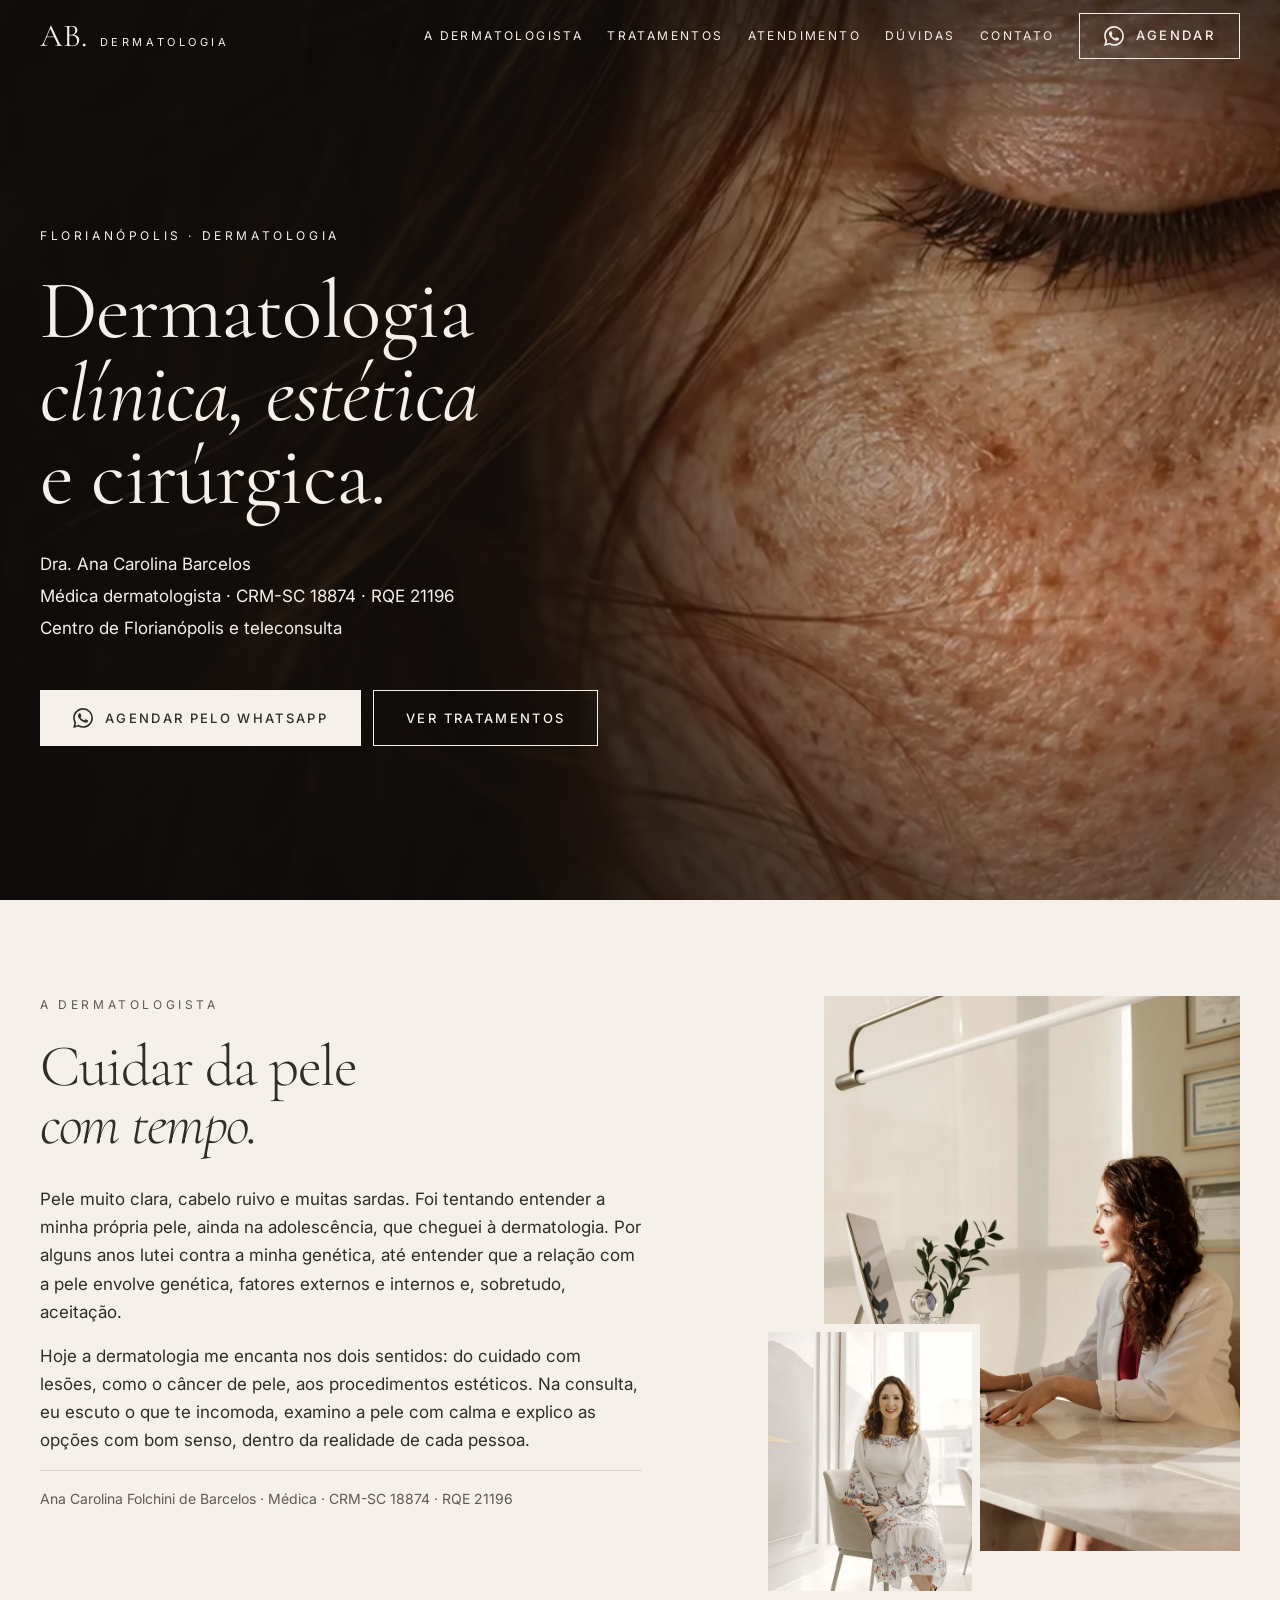
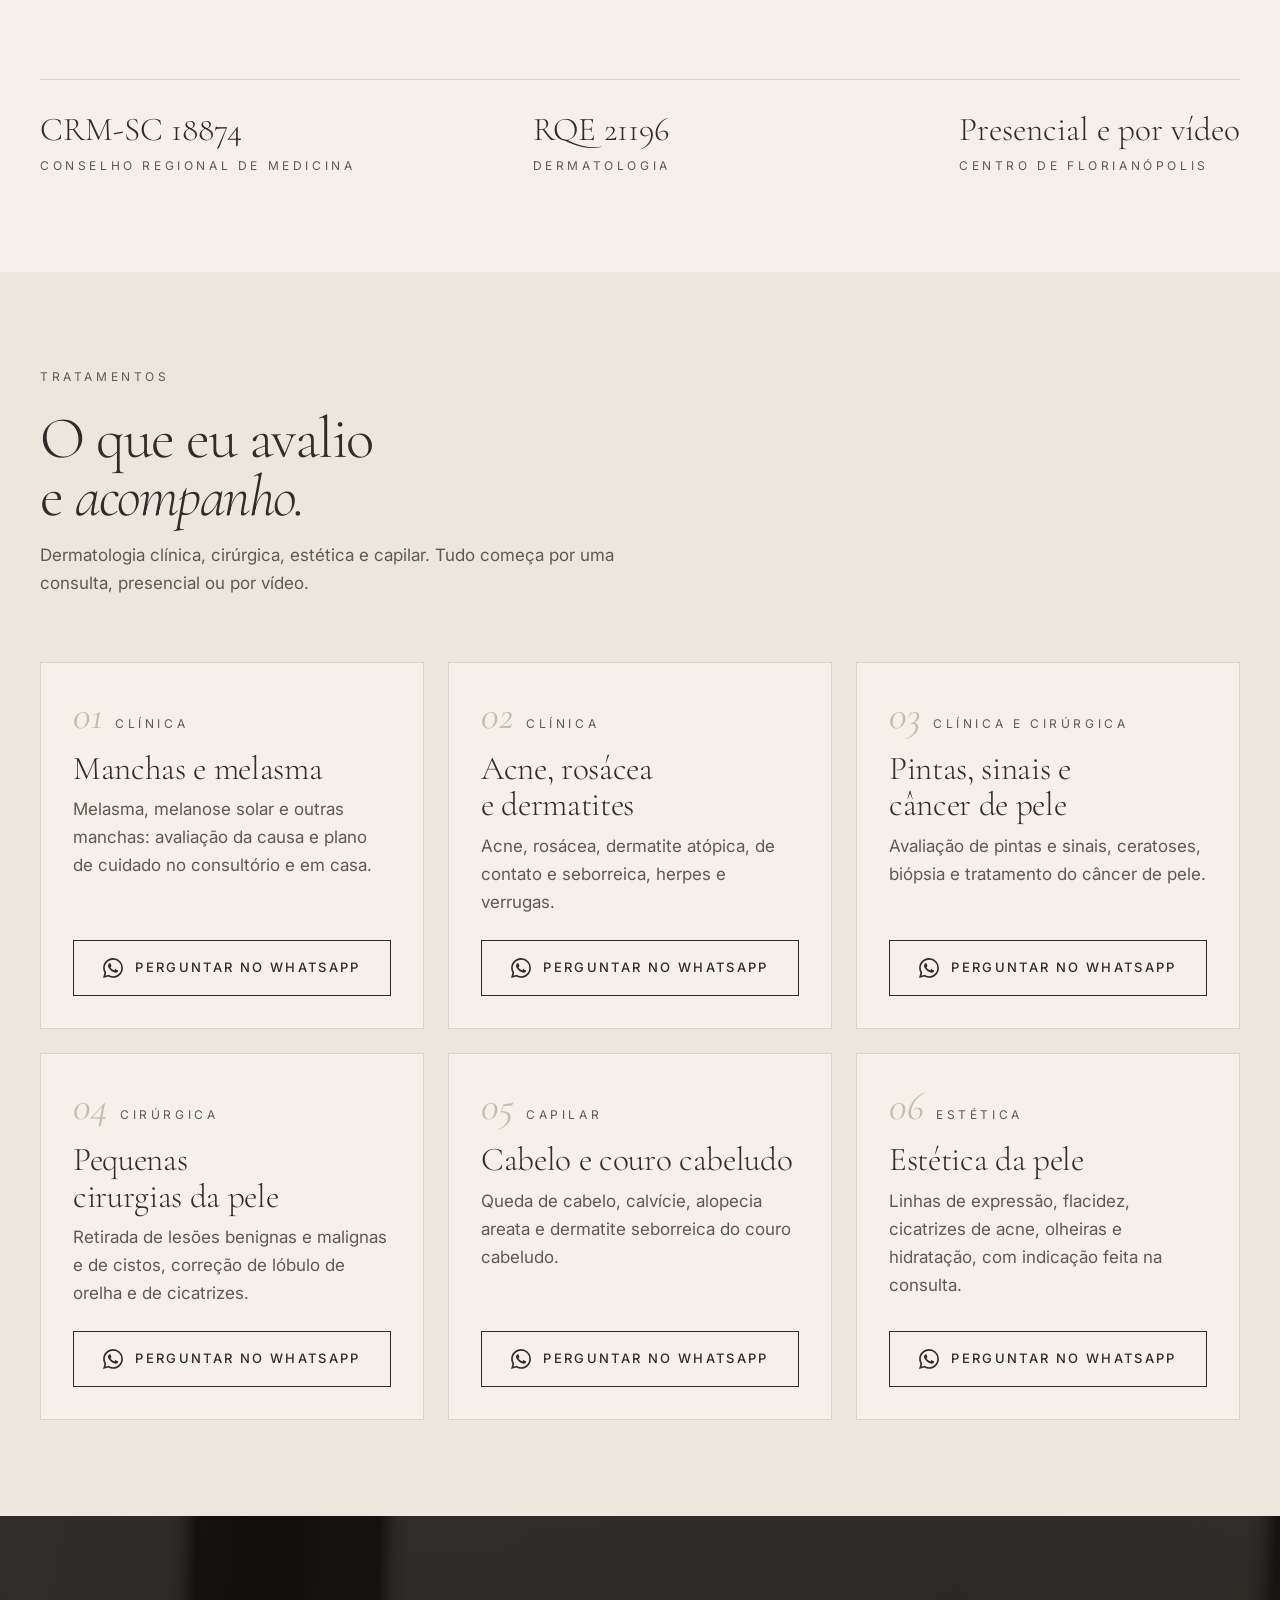
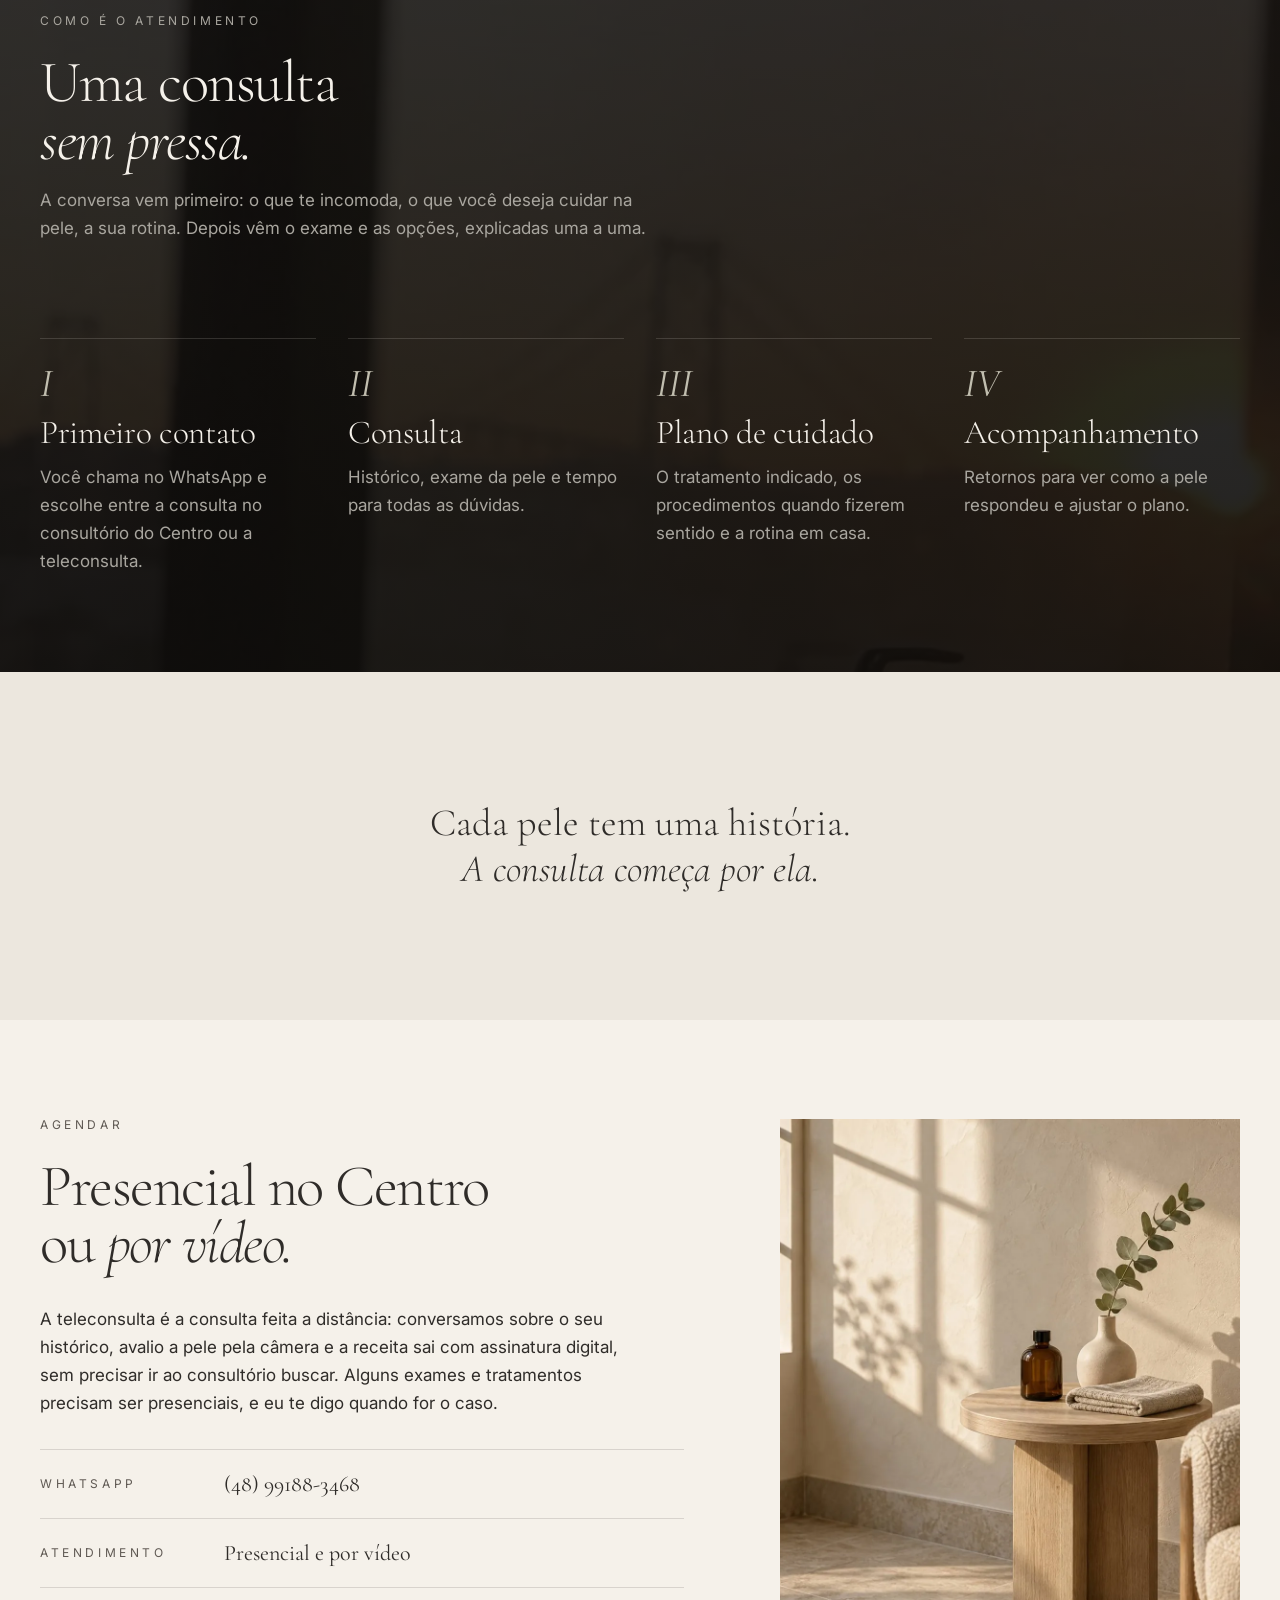
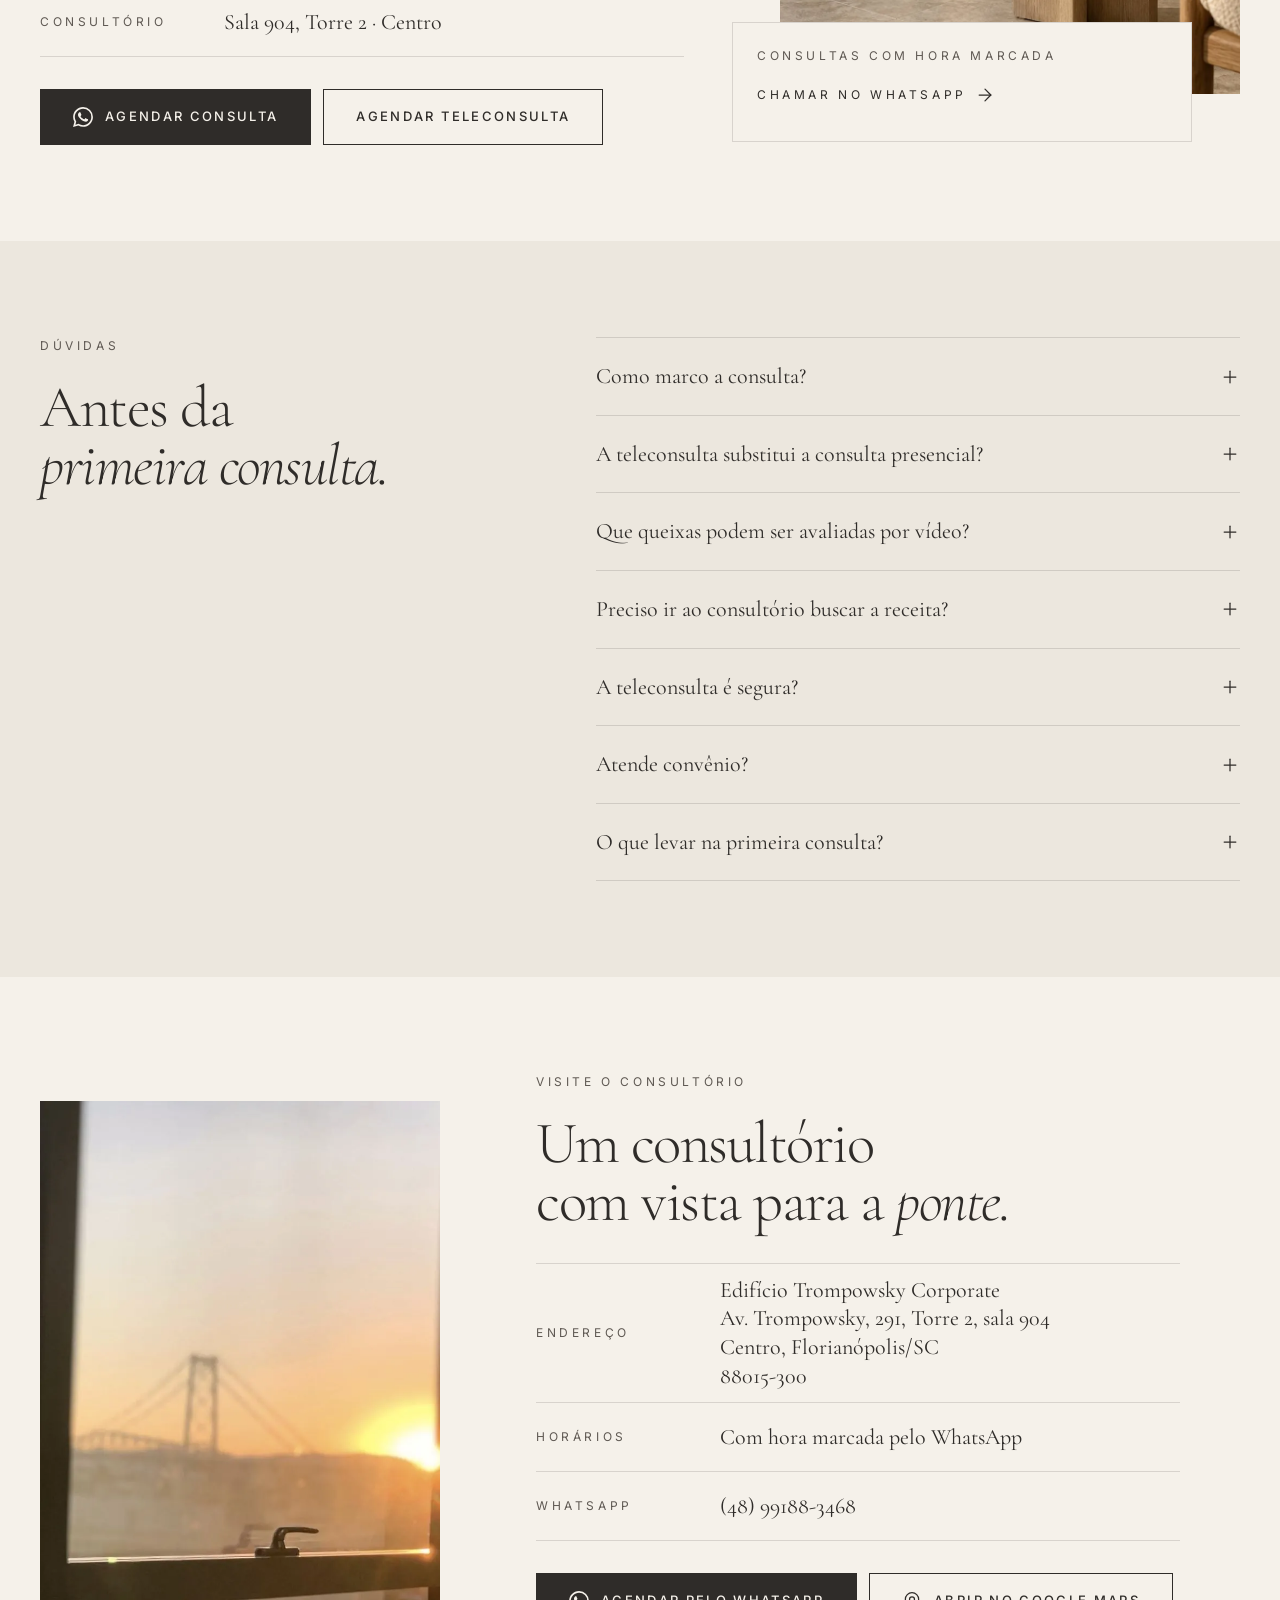
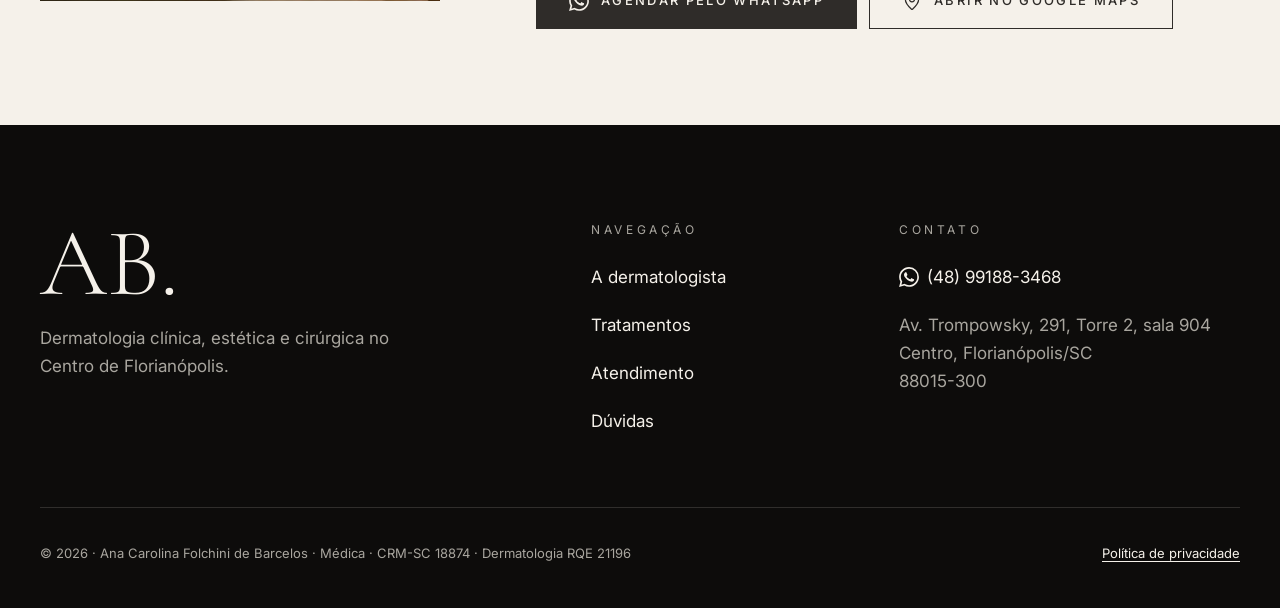
<file: index.html>
<!DOCTYPE html>
<html lang="pt-BR">
<head>
<meta charset="UTF-8">
<meta name="viewport" content="width=device-width, initial-scale=1">
<!-- PRÉ-VENDA: não remover até o Armin fechar a venda -->
<meta name="robots" content="noindex, nofollow">
<title>Dermatologista em Florianópolis | Dra. Ana Carolina Barcelos · CRM-SC 18874 · RQE 21196</title>
<meta name="description" content="Dermatologia clínica, estética, cirúrgica e capilar no Centro de Florianópolis e por teleconsulta. Dra. Ana Carolina Barcelos, CRM-SC 18874, RQE 21196.">
<meta property="og:title" content="Dra. Ana Carolina Barcelos · Dermatologista em Florianópolis">
<meta property="og:description" content="Dermatologia clínica, estética, cirúrgica e capilar no Centro de Florianópolis e por teleconsulta. CRM-SC 18874 · RQE 21196.">
<meta property="og:type" content="website">
<meta property="og:locale" content="pt_BR">
<meta property="og:image" content="assets/img/og-image.jpg">
<meta name="theme-color" content="#F5F1EA">
<link rel="icon" href="data:image/svg+xml,%3Csvg%20xmlns%3D%22http%3A//www.w3.org/2000/svg%22%20viewBox%3D%220%200%2064%2064%22%3E%3Crect%20width%3D%2264%22%20height%3D%2264%22%20fill%3D%22%232F2C29%22/%3E%3Ctext%20x%3D%2232%22%20y%3D%2242%22%20font-family%3D%22Georgia%2Cserif%22%20font-size%3D%2228%22%20fill%3D%22%23F5F1EA%22%20text-anchor%3D%22middle%22%3EAB%3C/text%3E%3C/svg%3E">
<link rel="preconnect" href="https://fonts.googleapis.com">
<link rel="preconnect" href="https://fonts.gstatic.com" crossorigin>
<link href="https://fonts.googleapis.com/css2?family=Cormorant+Garamond:ital,wght@0,300;0,400;0,500;1,300;1,400&amp;family=Inter:wght@300;400;500&amp;display=swap" rel="stylesheet">
<link rel="preload" as="image" media="(max-width: 899px)" imagesrcset="assets/img/heroi-ia-celular-faixa-480.webp 480w, assets/img/heroi-ia-celular-faixa-960.webp 960w" imagesizes="100vw">
<link rel="stylesheet" href="assets/css/base.css">
<link rel="stylesheet" href="assets/css/style.css">
<script type="application/ld+json">
{
  "@context": "https://schema.org",
  "@type": "Physician",
  "name": "Dra. Ana Carolina Barcelos",
  "alternateName": "AB Dermatologia",
  "description": "Médica dermatologista em Florianópolis. Dermatologia clínica, estética, cirúrgica e capilar, presencial e por teleconsulta.",
  "medicalSpecialty": "Dermatology",
  "telephone": "+55-48-99188-3468",
  "image": "assets/img/sobre-ana-mesa.jpg",
  "identifier": [
    {"@type": "PropertyValue", "propertyID": "CRM-SC", "value": "18874"},
    {"@type": "PropertyValue", "propertyID": "RQE Dermatologia", "value": "21196"}
  ],
  "address": {
    "@type": "PostalAddress",
    "streetAddress": "Av. Trompowsky, 291, Torre 2, sala 904 (Edifício Trompowsky Corporate)",
    "addressLocality": "Florianópolis",
    "addressRegion": "SC",
    "postalCode": "88015-300",
    "addressCountry": "BR"
  },
  "geo": {"@type": "GeoCoordinates", "latitude": -27.5883375, "longitude": -48.5482968},
  "availableService": [
    {"@type": "MedicalProcedure", "name": "Consulta dermatológica"},
    {"@type": "MedicalProcedure", "name": "Teleconsulta dermatológica"}
  ]
}
</script>
</head>
<body>
<a class="pular-conteudo" href="#conteudo">Pular para o conteúdo</a>

<header class="cabecalho" data-header>
  <div class="container cabecalho__barra">
    <a class="marca" href="#inicio" aria-label="AB Dermatologia, Dra. Ana Carolina Barcelos, início">
      <span class="marca__sigla">AB.</span>
      <span class="marca__nome">Dermatologia</span>
    </a>
    <nav class="nav" aria-label="Principal">
      <ul role="list">
        <li><a href="#dermatologista">A dermatologista</a></li>
        <li><a href="#tratamentos">Tratamentos</a></li>
        <li><a href="#atendimento">Atendimento</a></li>
        <li><a href="#duvidas">Dúvidas</a></li>
        <li><a href="#contato">Contato</a></li>
      </ul>
    </nav>
    <a class="botao botao--contorno cabecalho__cta" href="https://wa.me/5548991883468?text=Ol%C3%A1%2C%20Dra.%20Ana%20Carolina%21%20Gostaria%20de%20agendar%20uma%20consulta%20dermatol%C3%B3gica."><svg class="icone icone--marca" width="24" height="24" fill="currentColor" aria-hidden="true" focusable="false" role="img" viewBox="0 0 24 24" xmlns="http://www.w3.org/2000/svg"><path d="M17.472 14.382c-.297-.149-1.758-.867-2.03-.967-.273-.099-.471-.148-.67.15-.197.297-.767.966-.94 1.164-.173.199-.347.223-.644.075-.297-.15-1.255-.463-2.39-1.475-.883-.788-1.48-1.761-1.653-2.059-.173-.297-.018-.458.13-.606.134-.133.298-.347.446-.52.149-.174.198-.298.298-.497.099-.198.05-.371-.025-.52-.075-.149-.669-1.612-.916-2.207-.242-.579-.487-.5-.669-.51-.173-.008-.371-.01-.57-.01-.198 0-.52.074-.792.372-.272.297-1.04 1.016-1.04 2.479 0 1.462 1.065 2.875 1.213 3.074.149.198 2.096 3.2 5.077 4.487.709.306 1.262.489 1.694.625.712.227 1.36.195 1.871.118.571-.085 1.758-.719 2.006-1.413.248-.694.248-1.289.173-1.413-.074-.124-.272-.198-.57-.347m-5.421 7.403h-.004a9.87 9.87 0 01-5.031-1.378l-.361-.214-3.741.982.998-3.648-.235-.374a9.86 9.86 0 01-1.51-5.26c.001-5.45 4.436-9.884 9.888-9.884 2.64 0 5.122 1.03 6.988 2.898a9.825 9.825 0 012.893 6.994c-.003 5.45-4.437 9.884-9.885 9.884m8.413-18.297A11.815 11.815 0 0012.05 0C5.495 0 .16 5.335.157 11.892c0 2.096.547 4.142 1.588 5.945L.057 24l6.305-1.654a11.882 11.882 0 005.683 1.448h.005c6.554 0 11.89-5.335 11.893-11.893a11.821 11.821 0 00-3.48-8.413Z"/></svg> Agendar</a>
  </div>
</header>


<main id="conteudo">

  <section class="heroi" id="inicio" data-heroi>
    <div class="heroi__midia">
      <picture>
  <source type="image/webp" media="(max-width: 899px)" srcset="assets/img/heroi-ia-celular-faixa-480.webp 480w, assets/img/heroi-ia-celular-faixa-960.webp 960w" sizes="100vw">
  <source type="image/webp" srcset="assets/img/heroi-ia-celular-faixa-960.webp 960w" sizes="100vw">
  <img src="assets/img/heroi-ia-celular-faixa-960.jpg" width="1080" height="1350" alt="Close de pele clara com sardas e olho fechado" decoding="async" fetchpriority="high">
</picture>
    </div>
    <div class="container heroi__grade">
      <div class="heroi__texto">
        <p class="rotulo">Florianópolis · Dermatologia</p>
        <h1 class="heroi__titulo">Dermatologia<br><em>clínica, estética</em><br>e cirúrgica.</h1>
        <ul class="heroi__apoio" role="list">
          <li>Dra. Ana Carolina Barcelos</li>
          <li>Médica dermatologista · <span class="nowrap">CRM-SC 18874</span> · <span class="nowrap">RQE 21196</span></li>
          <li>Centro de Florianópolis e teleconsulta</li>
        </ul>
        <div class="heroi__acoes">
          <a class="botao botao--claro" href="https://wa.me/5548991883468?text=Ol%C3%A1%2C%20Dra.%20Ana%20Carolina%21%20Gostaria%20de%20agendar%20uma%20consulta%20dermatol%C3%B3gica."><svg class="icone icone--marca" width="24" height="24" fill="currentColor" aria-hidden="true" focusable="false" role="img" viewBox="0 0 24 24" xmlns="http://www.w3.org/2000/svg"><path d="M17.472 14.382c-.297-.149-1.758-.867-2.03-.967-.273-.099-.471-.148-.67.15-.197.297-.767.966-.94 1.164-.173.199-.347.223-.644.075-.297-.15-1.255-.463-2.39-1.475-.883-.788-1.48-1.761-1.653-2.059-.173-.297-.018-.458.13-.606.134-.133.298-.347.446-.52.149-.174.198-.298.298-.497.099-.198.05-.371-.025-.52-.075-.149-.669-1.612-.916-2.207-.242-.579-.487-.5-.669-.51-.173-.008-.371-.01-.57-.01-.198 0-.52.074-.792.372-.272.297-1.04 1.016-1.04 2.479 0 1.462 1.065 2.875 1.213 3.074.149.198 2.096 3.2 5.077 4.487.709.306 1.262.489 1.694.625.712.227 1.36.195 1.871.118.571-.085 1.758-.719 2.006-1.413.248-.694.248-1.289.173-1.413-.074-.124-.272-.198-.57-.347m-5.421 7.403h-.004a9.87 9.87 0 01-5.031-1.378l-.361-.214-3.741.982.998-3.648-.235-.374a9.86 9.86 0 01-1.51-5.26c.001-5.45 4.436-9.884 9.888-9.884 2.64 0 5.122 1.03 6.988 2.898a9.825 9.825 0 012.893 6.994c-.003 5.45-4.437 9.884-9.885 9.884m8.413-18.297A11.815 11.815 0 0012.05 0C5.495 0 .16 5.335.157 11.892c0 2.096.547 4.142 1.588 5.945L.057 24l6.305-1.654a11.882 11.882 0 005.683 1.448h.005c6.554 0 11.89-5.335 11.893-11.893a11.821 11.821 0 00-3.48-8.413Z"/></svg> Agendar pelo WhatsApp</a>
          <a class="botao botao--contorno" href="#tratamentos">Ver tratamentos</a>
        </div>
      </div>
    </div>
  </section>

  <section class="secao dermatologista" id="dermatologista" aria-labelledby="dermatologista-titulo">
    <div class="container dermatologista__grade">
      <div class="dermatologista__cabeca revelar">
        <p class="rotulo">A dermatologista</p>
        <h2 id="dermatologista-titulo">Cuidar da pele<br><em>com tempo.</em></h2>
      </div>
      <div class="dermatologista__fotos revelar">
        <div class="midia dermatologista__mesa">
          <picture>
  <source type="image/webp" media="(max-width: 899px)" srcset="assets/img/sobre-ana-mesa-480.webp 480w, assets/img/sobre-ana-mesa-960.webp 960w" sizes="100vw">
  <source type="image/webp" srcset="assets/img/sobre-ana-mesa-960.webp 960w" sizes="50vw">
  <img src="assets/img/sobre-ana-mesa-960.jpg" width="1067" height="1423" alt="Dra. Ana Carolina Barcelos à mesa do consultório" decoding="async">
</picture>
        </div>
        <div class="midia dermatologista__retrato">
          <picture>
  <source type="image/webp" media="(max-width: 899px)" srcset="assets/img/sobre-ana-retrato-480.webp 480w, assets/img/sobre-ana-retrato-960.webp 960w" sizes="100vw">
  <source type="image/webp" srcset="assets/img/sobre-ana-retrato-960.webp 960w" sizes="50vw">
  <img src="assets/img/sobre-ana-retrato-960.jpg" width="502" height="628" alt="Retrato da Dra. Ana Carolina Barcelos sentada no consultório" decoding="async">
</picture>
        </div>
      </div>
      <div class="dermatologista__texto revelar">
        <p>Pele muito clara, cabelo ruivo e muitas sardas. Foi tentando entender a minha própria pele, ainda na adolescência, que cheguei à dermatologia. Por alguns anos lutei contra a minha genética, até entender que a relação com a pele envolve genética, fatores externos e internos e, sobretudo, aceitação.</p>
        <p>Hoje a dermatologia me encanta nos dois sentidos: do cuidado com lesões, como o câncer de pele, aos procedimentos estéticos. Na consulta, eu escuto o que te incomoda, examino a pele com calma e explico as opções com bom senso, dentro da realidade de cada pessoa.</p>
        <p class="dermatologista__assinatura">Ana Carolina Folchini de Barcelos · Médica · <span class="nowrap">CRM-SC 18874</span> · <span class="nowrap">RQE 21196</span></p>
      </div>
    </div>
    <div class="container">
      <dl class="dados revelar">
        <div class="dados__item"><dt>Conselho Regional de Medicina</dt><dd>CRM-SC 18874</dd></div>
        <div class="dados__item"><dt>Dermatologia</dt><dd>RQE 21196</dd></div>
        <div class="dados__item"><dt>Centro de Florianópolis</dt><dd>Presencial e por vídeo</dd></div>
      </dl>
    </div>
  </section>

  <section class="secao tratamentos" id="tratamentos" aria-labelledby="tratamentos-titulo">
    <div class="container">
      <div class="cabeca-dupla revelar">
        <div>
          <p class="rotulo">Tratamentos</p>
          <h2 id="tratamentos-titulo">O que eu avalio<br>e <em>acompanho.</em></h2>
        </div>
        <p class="cabeca-dupla__apoio">Dermatologia clínica, cirúrgica, estética e capilar. Tudo começa por uma consulta, presencial ou por vídeo.</p>
      </div>
      <ol class="cartoes" role="list">
        <li class="cartao revelar">
          <div class="cartao__topo"><span class="cartao__num" aria-hidden="true">01</span><p class="cartao__cat">Clínica</p></div>
          <h3>Manchas e melasma</h3>
          <p class="cartao__texto">Melasma, melanose solar e outras manchas: avaliação da causa e plano de cuidado no consultório e em casa.</p>
          <a class="botao botao--contorno cartao__botao" href="https://wa.me/5548991883468?text=Ol%C3%A1%21%20Gostaria%20de%20agendar%20uma%20consulta%20para%20avaliar%20manchas%20e%20melasma."><svg class="icone icone--marca" width="24" height="24" fill="currentColor" aria-hidden="true" focusable="false" role="img" viewBox="0 0 24 24" xmlns="http://www.w3.org/2000/svg"><path d="M17.472 14.382c-.297-.149-1.758-.867-2.03-.967-.273-.099-.471-.148-.67.15-.197.297-.767.966-.94 1.164-.173.199-.347.223-.644.075-.297-.15-1.255-.463-2.39-1.475-.883-.788-1.48-1.761-1.653-2.059-.173-.297-.018-.458.13-.606.134-.133.298-.347.446-.52.149-.174.198-.298.298-.497.099-.198.05-.371-.025-.52-.075-.149-.669-1.612-.916-2.207-.242-.579-.487-.5-.669-.51-.173-.008-.371-.01-.57-.01-.198 0-.52.074-.792.372-.272.297-1.04 1.016-1.04 2.479 0 1.462 1.065 2.875 1.213 3.074.149.198 2.096 3.2 5.077 4.487.709.306 1.262.489 1.694.625.712.227 1.36.195 1.871.118.571-.085 1.758-.719 2.006-1.413.248-.694.248-1.289.173-1.413-.074-.124-.272-.198-.57-.347m-5.421 7.403h-.004a9.87 9.87 0 01-5.031-1.378l-.361-.214-3.741.982.998-3.648-.235-.374a9.86 9.86 0 01-1.51-5.26c.001-5.45 4.436-9.884 9.888-9.884 2.64 0 5.122 1.03 6.988 2.898a9.825 9.825 0 012.893 6.994c-.003 5.45-4.437 9.884-9.885 9.884m8.413-18.297A11.815 11.815 0 0012.05 0C5.495 0 .16 5.335.157 11.892c0 2.096.547 4.142 1.588 5.945L.057 24l6.305-1.654a11.882 11.882 0 005.683 1.448h.005c6.554 0 11.89-5.335 11.893-11.893a11.821 11.821 0 00-3.48-8.413Z"/></svg> Perguntar no WhatsApp</a>
        </li>
        <li class="cartao revelar">
          <div class="cartao__topo"><span class="cartao__num" aria-hidden="true">02</span><p class="cartao__cat">Clínica</p></div>
          <h3>Acne, rosácea e dermatites</h3>
          <p class="cartao__texto">Acne, rosácea, dermatite atópica, de contato e seborreica, herpes e verrugas.</p>
          <a class="botao botao--contorno cartao__botao" href="https://wa.me/5548991883468?text=Ol%C3%A1%21%20Gostaria%20de%20agendar%20uma%20consulta%20para%20avaliar%20acne%2C%20ros%C3%A1cea%20ou%20dermatite."><svg class="icone icone--marca" width="24" height="24" fill="currentColor" aria-hidden="true" focusable="false" role="img" viewBox="0 0 24 24" xmlns="http://www.w3.org/2000/svg"><path d="M17.472 14.382c-.297-.149-1.758-.867-2.03-.967-.273-.099-.471-.148-.67.15-.197.297-.767.966-.94 1.164-.173.199-.347.223-.644.075-.297-.15-1.255-.463-2.39-1.475-.883-.788-1.48-1.761-1.653-2.059-.173-.297-.018-.458.13-.606.134-.133.298-.347.446-.52.149-.174.198-.298.298-.497.099-.198.05-.371-.025-.52-.075-.149-.669-1.612-.916-2.207-.242-.579-.487-.5-.669-.51-.173-.008-.371-.01-.57-.01-.198 0-.52.074-.792.372-.272.297-1.04 1.016-1.04 2.479 0 1.462 1.065 2.875 1.213 3.074.149.198 2.096 3.2 5.077 4.487.709.306 1.262.489 1.694.625.712.227 1.36.195 1.871.118.571-.085 1.758-.719 2.006-1.413.248-.694.248-1.289.173-1.413-.074-.124-.272-.198-.57-.347m-5.421 7.403h-.004a9.87 9.87 0 01-5.031-1.378l-.361-.214-3.741.982.998-3.648-.235-.374a9.86 9.86 0 01-1.51-5.26c.001-5.45 4.436-9.884 9.888-9.884 2.64 0 5.122 1.03 6.988 2.898a9.825 9.825 0 012.893 6.994c-.003 5.45-4.437 9.884-9.885 9.884m8.413-18.297A11.815 11.815 0 0012.05 0C5.495 0 .16 5.335.157 11.892c0 2.096.547 4.142 1.588 5.945L.057 24l6.305-1.654a11.882 11.882 0 005.683 1.448h.005c6.554 0 11.89-5.335 11.893-11.893a11.821 11.821 0 00-3.48-8.413Z"/></svg> Perguntar no WhatsApp</a>
        </li>
        <li class="cartao revelar">
          <div class="cartao__topo"><span class="cartao__num" aria-hidden="true">03</span><p class="cartao__cat">Clínica e cirúrgica</p></div>
          <h3>Pintas, sinais e câncer de pele</h3>
          <p class="cartao__texto">Avaliação de pintas e sinais, ceratoses, biópsia e tratamento do câncer de pele.</p>
          <a class="botao botao--contorno cartao__botao" href="https://wa.me/5548991883468?text=Ol%C3%A1%21%20Gostaria%20de%20agendar%20uma%20consulta%20para%20avaliar%20pintas%20e%20sinais."><svg class="icone icone--marca" width="24" height="24" fill="currentColor" aria-hidden="true" focusable="false" role="img" viewBox="0 0 24 24" xmlns="http://www.w3.org/2000/svg"><path d="M17.472 14.382c-.297-.149-1.758-.867-2.03-.967-.273-.099-.471-.148-.67.15-.197.297-.767.966-.94 1.164-.173.199-.347.223-.644.075-.297-.15-1.255-.463-2.39-1.475-.883-.788-1.48-1.761-1.653-2.059-.173-.297-.018-.458.13-.606.134-.133.298-.347.446-.52.149-.174.198-.298.298-.497.099-.198.05-.371-.025-.52-.075-.149-.669-1.612-.916-2.207-.242-.579-.487-.5-.669-.51-.173-.008-.371-.01-.57-.01-.198 0-.52.074-.792.372-.272.297-1.04 1.016-1.04 2.479 0 1.462 1.065 2.875 1.213 3.074.149.198 2.096 3.2 5.077 4.487.709.306 1.262.489 1.694.625.712.227 1.36.195 1.871.118.571-.085 1.758-.719 2.006-1.413.248-.694.248-1.289.173-1.413-.074-.124-.272-.198-.57-.347m-5.421 7.403h-.004a9.87 9.87 0 01-5.031-1.378l-.361-.214-3.741.982.998-3.648-.235-.374a9.86 9.86 0 01-1.51-5.26c.001-5.45 4.436-9.884 9.888-9.884 2.64 0 5.122 1.03 6.988 2.898a9.825 9.825 0 012.893 6.994c-.003 5.45-4.437 9.884-9.885 9.884m8.413-18.297A11.815 11.815 0 0012.05 0C5.495 0 .16 5.335.157 11.892c0 2.096.547 4.142 1.588 5.945L.057 24l6.305-1.654a11.882 11.882 0 005.683 1.448h.005c6.554 0 11.89-5.335 11.893-11.893a11.821 11.821 0 00-3.48-8.413Z"/></svg> Perguntar no WhatsApp</a>
        </li>
        <li class="cartao revelar">
          <div class="cartao__topo"><span class="cartao__num" aria-hidden="true">04</span><p class="cartao__cat">Cirúrgica</p></div>
          <h3>Pequenas cirurgias da pele</h3>
          <p class="cartao__texto">Retirada de lesões benignas e malignas e de cistos, correção de lóbulo de orelha e de cicatrizes.</p>
          <a class="botao botao--contorno cartao__botao" href="https://wa.me/5548991883468?text=Ol%C3%A1%21%20Gostaria%20de%20agendar%20uma%20consulta%20para%20avaliar%20a%20retirada%20de%20uma%20les%C3%A3o%20de%20pele."><svg class="icone icone--marca" width="24" height="24" fill="currentColor" aria-hidden="true" focusable="false" role="img" viewBox="0 0 24 24" xmlns="http://www.w3.org/2000/svg"><path d="M17.472 14.382c-.297-.149-1.758-.867-2.03-.967-.273-.099-.471-.148-.67.15-.197.297-.767.966-.94 1.164-.173.199-.347.223-.644.075-.297-.15-1.255-.463-2.39-1.475-.883-.788-1.48-1.761-1.653-2.059-.173-.297-.018-.458.13-.606.134-.133.298-.347.446-.52.149-.174.198-.298.298-.497.099-.198.05-.371-.025-.52-.075-.149-.669-1.612-.916-2.207-.242-.579-.487-.5-.669-.51-.173-.008-.371-.01-.57-.01-.198 0-.52.074-.792.372-.272.297-1.04 1.016-1.04 2.479 0 1.462 1.065 2.875 1.213 3.074.149.198 2.096 3.2 5.077 4.487.709.306 1.262.489 1.694.625.712.227 1.36.195 1.871.118.571-.085 1.758-.719 2.006-1.413.248-.694.248-1.289.173-1.413-.074-.124-.272-.198-.57-.347m-5.421 7.403h-.004a9.87 9.87 0 01-5.031-1.378l-.361-.214-3.741.982.998-3.648-.235-.374a9.86 9.86 0 01-1.51-5.26c.001-5.45 4.436-9.884 9.888-9.884 2.64 0 5.122 1.03 6.988 2.898a9.825 9.825 0 012.893 6.994c-.003 5.45-4.437 9.884-9.885 9.884m8.413-18.297A11.815 11.815 0 0012.05 0C5.495 0 .16 5.335.157 11.892c0 2.096.547 4.142 1.588 5.945L.057 24l6.305-1.654a11.882 11.882 0 005.683 1.448h.005c6.554 0 11.89-5.335 11.893-11.893a11.821 11.821 0 00-3.48-8.413Z"/></svg> Perguntar no WhatsApp</a>
        </li>
        <li class="cartao revelar">
          <div class="cartao__topo"><span class="cartao__num" aria-hidden="true">05</span><p class="cartao__cat">Capilar</p></div>
          <h3>Cabelo e couro cabeludo</h3>
          <p class="cartao__texto">Queda de cabelo, calvície, alopecia areata e dermatite seborreica do couro cabeludo.</p>
          <a class="botao botao--contorno cartao__botao" href="https://wa.me/5548991883468?text=Ol%C3%A1%21%20Gostaria%20de%20agendar%20uma%20consulta%20para%20avaliar%20queda%20de%20cabelo."><svg class="icone icone--marca" width="24" height="24" fill="currentColor" aria-hidden="true" focusable="false" role="img" viewBox="0 0 24 24" xmlns="http://www.w3.org/2000/svg"><path d="M17.472 14.382c-.297-.149-1.758-.867-2.03-.967-.273-.099-.471-.148-.67.15-.197.297-.767.966-.94 1.164-.173.199-.347.223-.644.075-.297-.15-1.255-.463-2.39-1.475-.883-.788-1.48-1.761-1.653-2.059-.173-.297-.018-.458.13-.606.134-.133.298-.347.446-.52.149-.174.198-.298.298-.497.099-.198.05-.371-.025-.52-.075-.149-.669-1.612-.916-2.207-.242-.579-.487-.5-.669-.51-.173-.008-.371-.01-.57-.01-.198 0-.52.074-.792.372-.272.297-1.04 1.016-1.04 2.479 0 1.462 1.065 2.875 1.213 3.074.149.198 2.096 3.2 5.077 4.487.709.306 1.262.489 1.694.625.712.227 1.36.195 1.871.118.571-.085 1.758-.719 2.006-1.413.248-.694.248-1.289.173-1.413-.074-.124-.272-.198-.57-.347m-5.421 7.403h-.004a9.87 9.87 0 01-5.031-1.378l-.361-.214-3.741.982.998-3.648-.235-.374a9.86 9.86 0 01-1.51-5.26c.001-5.45 4.436-9.884 9.888-9.884 2.64 0 5.122 1.03 6.988 2.898a9.825 9.825 0 012.893 6.994c-.003 5.45-4.437 9.884-9.885 9.884m8.413-18.297A11.815 11.815 0 0012.05 0C5.495 0 .16 5.335.157 11.892c0 2.096.547 4.142 1.588 5.945L.057 24l6.305-1.654a11.882 11.882 0 005.683 1.448h.005c6.554 0 11.89-5.335 11.893-11.893a11.821 11.821 0 00-3.48-8.413Z"/></svg> Perguntar no WhatsApp</a>
        </li>
        <li class="cartao revelar">
          <div class="cartao__topo"><span class="cartao__num" aria-hidden="true">06</span><p class="cartao__cat">Estética</p></div>
          <h3>Estética da pele</h3>
          <p class="cartao__texto">Linhas de expressão, flacidez, cicatrizes de acne, olheiras e hidratação, com indicação feita na consulta.</p>
          <a class="botao botao--contorno cartao__botao" href="https://wa.me/5548991883468?text=Ol%C3%A1%21%20Gostaria%20de%20agendar%20uma%20consulta%20sobre%20cuidados%20est%C3%A9ticos%20da%20pele."><svg class="icone icone--marca" width="24" height="24" fill="currentColor" aria-hidden="true" focusable="false" role="img" viewBox="0 0 24 24" xmlns="http://www.w3.org/2000/svg"><path d="M17.472 14.382c-.297-.149-1.758-.867-2.03-.967-.273-.099-.471-.148-.67.15-.197.297-.767.966-.94 1.164-.173.199-.347.223-.644.075-.297-.15-1.255-.463-2.39-1.475-.883-.788-1.48-1.761-1.653-2.059-.173-.297-.018-.458.13-.606.134-.133.298-.347.446-.52.149-.174.198-.298.298-.497.099-.198.05-.371-.025-.52-.075-.149-.669-1.612-.916-2.207-.242-.579-.487-.5-.669-.51-.173-.008-.371-.01-.57-.01-.198 0-.52.074-.792.372-.272.297-1.04 1.016-1.04 2.479 0 1.462 1.065 2.875 1.213 3.074.149.198 2.096 3.2 5.077 4.487.709.306 1.262.489 1.694.625.712.227 1.36.195 1.871.118.571-.085 1.758-.719 2.006-1.413.248-.694.248-1.289.173-1.413-.074-.124-.272-.198-.57-.347m-5.421 7.403h-.004a9.87 9.87 0 01-5.031-1.378l-.361-.214-3.741.982.998-3.648-.235-.374a9.86 9.86 0 01-1.51-5.26c.001-5.45 4.436-9.884 9.888-9.884 2.64 0 5.122 1.03 6.988 2.898a9.825 9.825 0 012.893 6.994c-.003 5.45-4.437 9.884-9.885 9.884m8.413-18.297A11.815 11.815 0 0012.05 0C5.495 0 .16 5.335.157 11.892c0 2.096.547 4.142 1.588 5.945L.057 24l6.305-1.654a11.882 11.882 0 005.683 1.448h.005c6.554 0 11.89-5.335 11.893-11.893a11.821 11.821 0 00-3.48-8.413Z"/></svg> Perguntar no WhatsApp</a>
        </li>
      </ol>
    </div>
  </section>

  <section class="secao atendimento" id="atendimento" aria-labelledby="atendimento-titulo">
    <div class="atendimento__fundo" aria-hidden="true">
      <picture>
  <source type="image/webp" media="(max-width: 899px)" srcset="assets/img/atendimento-janela-480.webp 480w, assets/img/atendimento-janela-960.webp 960w" sizes="100vw">
  <source type="image/webp" srcset="assets/img/atendimento-janela-960.webp 960w" sizes="50vw">
  <img src="assets/img/atendimento-janela-960.jpg" width="990" height="925" alt="" decoding="async" loading="lazy">
</picture>
    </div>
    <div class="container atendimento__conteudo">
      <div class="cabeca-dupla revelar">
        <div>
          <p class="rotulo">Como é o atendimento</p>
          <h2 id="atendimento-titulo">Uma consulta<br><em>sem pressa.</em></h2>
        </div>
        <p class="cabeca-dupla__apoio">A conversa vem primeiro: o que te incomoda, o que você deseja cuidar na pele, a sua rotina. Depois vêm o exame e as opções, explicadas uma a uma.</p>
      </div>
      <ol class="etapas" role="list">
        <li class="etapas__item revelar"><span class="etapas__num">I</span><h3>Primeiro contato</h3><p>Você chama no WhatsApp e escolhe entre a consulta no consultório do Centro ou a teleconsulta.</p></li>
        <li class="etapas__item revelar"><span class="etapas__num">II</span><h3>Consulta</h3><p>Histórico, exame da pele e tempo para todas as dúvidas.</p></li>
        <li class="etapas__item revelar"><span class="etapas__num">III</span><h3>Plano de cuidado</h3><p>O tratamento indicado, os procedimentos quando fizerem sentido e a rotina em casa.</p></li>
        <li class="etapas__item revelar"><span class="etapas__num">IV</span><h3>Acompanhamento</h3><p>Retornos para ver como a pele respondeu e ajustar o plano.</p></li>
      </ol>
    </div>
  </section>

  <section class="secao frase">
    <div class="container--estreito">
      <h2 class="frase__texto revelar">Cada pele tem uma história.<br><em>A consulta começa por ela.</em></h2>
    </div>
  </section>

  <section class="secao agendar" id="agendar" aria-labelledby="agendar-titulo">
    <div class="container agendar__grade">
      <div class="agendar__texto revelar">
        <p class="rotulo">Agendar</p>
        <h2 id="agendar-titulo">Presencial no Centro<br>ou <em>por vídeo.</em></h2>
        <p>A teleconsulta é a consulta feita a distância: conversamos sobre o seu histórico, avalio a pele pela câmera e a receita sai com assinatura digital, sem precisar ir ao consultório buscar. Alguns exames e tratamentos precisam ser presenciais, e eu te digo quando for o caso.</p>
        <dl class="tabela">
          <div class="tabela__linha"><dt>WhatsApp</dt><dd><a href="https://wa.me/5548991883468?text=Ol%C3%A1%2C%20Dra.%20Ana%20Carolina%21%20Gostaria%20de%20agendar%20uma%20consulta%20dermatol%C3%B3gica.">(48) 99188-3468</a></dd></div>
          <div class="tabela__linha"><dt>Atendimento</dt><dd>Presencial e por vídeo</dd></div>
          <div class="tabela__linha"><dt>Consultório</dt><dd>Sala 904, Torre 2 · Centro</dd></div>
        </dl>
        <div class="acoes">
          <a class="botao botao--escuro" href="https://wa.me/5548991883468?text=Ol%C3%A1%2C%20Dra.%20Ana%20Carolina%21%20Gostaria%20de%20agendar%20uma%20consulta%20no%20consult%C3%B3rio%20do%20Centro."><svg class="icone icone--marca" width="24" height="24" fill="currentColor" aria-hidden="true" focusable="false" role="img" viewBox="0 0 24 24" xmlns="http://www.w3.org/2000/svg"><path d="M17.472 14.382c-.297-.149-1.758-.867-2.03-.967-.273-.099-.471-.148-.67.15-.197.297-.767.966-.94 1.164-.173.199-.347.223-.644.075-.297-.15-1.255-.463-2.39-1.475-.883-.788-1.48-1.761-1.653-2.059-.173-.297-.018-.458.13-.606.134-.133.298-.347.446-.52.149-.174.198-.298.298-.497.099-.198.05-.371-.025-.52-.075-.149-.669-1.612-.916-2.207-.242-.579-.487-.5-.669-.51-.173-.008-.371-.01-.57-.01-.198 0-.52.074-.792.372-.272.297-1.04 1.016-1.04 2.479 0 1.462 1.065 2.875 1.213 3.074.149.198 2.096 3.2 5.077 4.487.709.306 1.262.489 1.694.625.712.227 1.36.195 1.871.118.571-.085 1.758-.719 2.006-1.413.248-.694.248-1.289.173-1.413-.074-.124-.272-.198-.57-.347m-5.421 7.403h-.004a9.87 9.87 0 01-5.031-1.378l-.361-.214-3.741.982.998-3.648-.235-.374a9.86 9.86 0 01-1.51-5.26c.001-5.45 4.436-9.884 9.888-9.884 2.64 0 5.122 1.03 6.988 2.898a9.825 9.825 0 012.893 6.994c-.003 5.45-4.437 9.884-9.885 9.884m8.413-18.297A11.815 11.815 0 0012.05 0C5.495 0 .16 5.335.157 11.892c0 2.096.547 4.142 1.588 5.945L.057 24l6.305-1.654a11.882 11.882 0 005.683 1.448h.005c6.554 0 11.89-5.335 11.893-11.893a11.821 11.821 0 00-3.48-8.413Z"/></svg> Agendar consulta</a>
          <a class="botao botao--contorno" href="https://wa.me/5548991883468?text=Ol%C3%A1%2C%20Dra.%20Ana%20Carolina%21%20Gostaria%20de%20agendar%20uma%20teleconsulta%20dermatol%C3%B3gica.">Agendar teleconsulta</a>
        </div>
      </div>
      <div class="agendar__midia revelar">
        <div class="midia agendar__imagem">
          <picture>
  <source type="image/webp" media="(max-width: 899px)" srcset="assets/img/agendar-luz-480.webp 480w, assets/img/agendar-luz-960.webp 960w" sizes="100vw">
  <source type="image/webp" srcset="assets/img/agendar-luz-960.webp 960w" sizes="50vw">
  <img src="assets/img/agendar-luz-960.jpg" width="1200" height="1500" alt="" decoding="async" loading="lazy">
</picture>
        </div>
        <div class="agendar__cartao">
          <p class="rotulo">Consultas com hora marcada</p>
          <a class="link-seta" href="https://wa.me/5548991883468?text=Ol%C3%A1%2C%20Dra.%20Ana%20Carolina%21%20Gostaria%20de%20agendar%20uma%20consulta%20dermatol%C3%B3gica.">Chamar no WhatsApp <svg aria-hidden="true" focusable="false" class="icone icone--arrow-right" xmlns="http://www.w3.org/2000/svg" width="24" height="24" viewBox="0 0 24 24" fill="none" stroke="currentColor" stroke-width="1.5" stroke-linecap="round" stroke-linejoin="round" ><path d="M5 12h14" /><path d="m12 5 7 7-7 7" /></svg></a>
        </div>
      </div>
    </div>
  </section>

  <section class="secao duvidas" id="duvidas" aria-labelledby="duvidas-titulo">
    <div class="container duvidas__grade">
      <div class="duvidas__cabeca revelar">
        <p class="rotulo">Dúvidas</p>
        <h2 id="duvidas-titulo">Antes da<br><em>primeira consulta.</em></h2>
      </div>
      <div class="acordeao revelar">
        <details><summary>Como marco a consulta? <svg aria-hidden="true" focusable="false" class="icone icone--plus" xmlns="http://www.w3.org/2000/svg" width="24" height="24" viewBox="0 0 24 24" fill="none" stroke="currentColor" stroke-width="1.5" stroke-linecap="round" stroke-linejoin="round" ><path d="M5 12h14" /><path d="M12 5v14" /></svg></summary><p>Pelo WhatsApp (48) 99188-3468. Na mensagem, conte se prefere a consulta no consultório do Centro ou a teleconsulta.</p></details>
        <details><summary>A teleconsulta substitui a consulta presencial? <svg aria-hidden="true" focusable="false" class="icone icone--plus" xmlns="http://www.w3.org/2000/svg" width="24" height="24" viewBox="0 0 24 24" fill="none" stroke="currentColor" stroke-width="1.5" stroke-linecap="round" stroke-linejoin="round" ><path d="M5 12h14" /><path d="M12 5v14" /></svg></summary><p>Nem sempre. Ela atende bem muitas queixas, mas algumas análises da pele e alguns tratamentos precisam ser feitos no consultório.</p></details>
        <details><summary>Que queixas podem ser avaliadas por vídeo? <svg aria-hidden="true" focusable="false" class="icone icone--plus" xmlns="http://www.w3.org/2000/svg" width="24" height="24" viewBox="0 0 24 24" fill="none" stroke="currentColor" stroke-width="1.5" stroke-linecap="round" stroke-linejoin="round" ><path d="M5 12h14" /><path d="M12 5v14" /></svg></summary><p>Por exemplo acne, alergias de pele, dermatite atópica, herpes-zóster, melasma, psoríase, rosácea, urticária, verrugas e vitiligo, entre outras.</p></details>
        <details><summary>Preciso ir ao consultório buscar a receita? <svg aria-hidden="true" focusable="false" class="icone icone--plus" xmlns="http://www.w3.org/2000/svg" width="24" height="24" viewBox="0 0 24 24" fill="none" stroke="currentColor" stroke-width="1.5" stroke-linecap="round" stroke-linejoin="round" ><path d="M5 12h14" /><path d="M12 5v14" /></svg></summary><p>Não. Na teleconsulta, a prescrição é feita com assinatura digital.</p></details>
        <details><summary>A teleconsulta é segura? <svg aria-hidden="true" focusable="false" class="icone icone--plus" xmlns="http://www.w3.org/2000/svg" width="24" height="24" viewBox="0 0 24 24" fill="none" stroke="currentColor" stroke-width="1.5" stroke-linecap="round" stroke-linejoin="round" ><path d="M5 12h14" /><path d="M12 5v14" /></svg></summary><p>Sim. Você é atendido de casa, e os dados seguem a Lei Geral de Proteção de Dados e as normas do Conselho Federal de Medicina.</p></details>
        <details><summary>Atende convênio? <svg aria-hidden="true" focusable="false" class="icone icone--plus" xmlns="http://www.w3.org/2000/svg" width="24" height="24" viewBox="0 0 24 24" fill="none" stroke="currentColor" stroke-width="1.5" stroke-linecap="round" stroke-linejoin="round" ><path d="M5 12h14" /><path d="M12 5v14" /></svg></summary><p>O atendimento é particular. Se tiver dúvida, pergunte pelo WhatsApp.</p></details>
        <details><summary>O que levar na primeira consulta? <svg aria-hidden="true" focusable="false" class="icone icone--plus" xmlns="http://www.w3.org/2000/svg" width="24" height="24" viewBox="0 0 24 24" fill="none" stroke="currentColor" stroke-width="1.5" stroke-linecap="round" stroke-linejoin="round" ><path d="M5 12h14" /><path d="M12 5v14" /></svg></summary><p>Se puder, a lista dos produtos que usa na pele e dos medicamentos em uso, e exames ou laudos anteriores ligados à queixa.</p></details>
      </div>
    </div>
  </section>

  <section class="secao visite" id="contato" aria-labelledby="visite-titulo">
    <div class="container visite__grade">
      <div class="visite__texto revelar">
        <p class="rotulo">Visite o consultório</p>
        <h2 id="visite-titulo">Um consultório<br>com vista para a <em>ponte.</em></h2>
        <dl class="tabela">
          <div class="tabela__linha"><dt>Endereço</dt><dd>Edifício Trompowsky Corporate<br>Av. Trompowsky, 291, Torre 2, sala&nbsp;904<br>Centro, Florianópolis/SC<br>88015-300</dd></div>
          <div class="tabela__linha"><dt>Horários</dt><dd>Com hora marcada pelo WhatsApp</dd></div>
          <div class="tabela__linha"><dt>WhatsApp</dt><dd><a href="https://wa.me/5548991883468?text=Ol%C3%A1%2C%20Dra.%20Ana%20Carolina%21%20Gostaria%20de%20agendar%20uma%20consulta%20dermatol%C3%B3gica.">(48) 99188-3468</a></dd></div>
        </dl>
        <div class="acoes">
          <a class="botao botao--escuro" href="https://wa.me/5548991883468?text=Ol%C3%A1%2C%20Dra.%20Ana%20Carolina%21%20Gostaria%20de%20agendar%20uma%20consulta%20no%20consult%C3%B3rio%20do%20Centro."><svg class="icone icone--marca" width="24" height="24" fill="currentColor" aria-hidden="true" focusable="false" role="img" viewBox="0 0 24 24" xmlns="http://www.w3.org/2000/svg"><path d="M17.472 14.382c-.297-.149-1.758-.867-2.03-.967-.273-.099-.471-.148-.67.15-.197.297-.767.966-.94 1.164-.173.199-.347.223-.644.075-.297-.15-1.255-.463-2.39-1.475-.883-.788-1.48-1.761-1.653-2.059-.173-.297-.018-.458.13-.606.134-.133.298-.347.446-.52.149-.174.198-.298.298-.497.099-.198.05-.371-.025-.52-.075-.149-.669-1.612-.916-2.207-.242-.579-.487-.5-.669-.51-.173-.008-.371-.01-.57-.01-.198 0-.52.074-.792.372-.272.297-1.04 1.016-1.04 2.479 0 1.462 1.065 2.875 1.213 3.074.149.198 2.096 3.2 5.077 4.487.709.306 1.262.489 1.694.625.712.227 1.36.195 1.871.118.571-.085 1.758-.719 2.006-1.413.248-.694.248-1.289.173-1.413-.074-.124-.272-.198-.57-.347m-5.421 7.403h-.004a9.87 9.87 0 01-5.031-1.378l-.361-.214-3.741.982.998-3.648-.235-.374a9.86 9.86 0 01-1.51-5.26c.001-5.45 4.436-9.884 9.888-9.884 2.64 0 5.122 1.03 6.988 2.898a9.825 9.825 0 012.893 6.994c-.003 5.45-4.437 9.884-9.885 9.884m8.413-18.297A11.815 11.815 0 0012.05 0C5.495 0 .16 5.335.157 11.892c0 2.096.547 4.142 1.588 5.945L.057 24l6.305-1.654a11.882 11.882 0 005.683 1.448h.005c6.554 0 11.89-5.335 11.893-11.893a11.821 11.821 0 00-3.48-8.413Z"/></svg> Agendar pelo WhatsApp</a>
          <a class="botao botao--contorno" href="https://www.google.com/maps/search/?api=1&amp;query=Dra.+Ana+Carolina+Barcelos+Dermatologista&amp;query_place_id=ChIJsR4xsIM5J5URZKUyDjfnNsc" target="_blank" rel="noopener"><svg aria-hidden="true" focusable="false" class="icone icone--map-pin" xmlns="http://www.w3.org/2000/svg" width="24" height="24" viewBox="0 0 24 24" fill="none" stroke="currentColor" stroke-width="1.5" stroke-linecap="round" stroke-linejoin="round" ><path d="M20 10c0 4.993-5.539 10.193-7.399 11.799a1 1 0 0 1-1.202 0C9.539 20.193 4 14.993 4 10a8 8 0 0 1 16 0" /><circle cx="12" cy="10" r="3" /></svg> Abrir no Google Maps</a>
        </div>
      </div>
      <div class="midia visite__imagem revelar">
        <picture>
  <source type="image/webp" media="(max-width: 899px)" srcset="assets/img/visite-janela-ponte-480.webp 480w, assets/img/visite-janela-ponte-960.webp 960w" sizes="100vw">
  <source type="image/webp" srcset="assets/img/visite-janela-ponte-960.webp 960w" sizes="50vw">
  <img src="assets/img/visite-janela-ponte-960.jpg" width="740" height="925" alt="Vista da janela do consultório para a Ponte Hercílio Luz ao entardecer" decoding="async" loading="lazy">
</picture>
      </div>
    </div>
  </section>

</main>

<footer class="rodape">
  <div class="container">
    <div class="rodape__grade">
      <div class="rodape__marca">
        <p class="rodape__sigla">AB.</p>
        <p>Dermatologia clínica, estética e cirúrgica no Centro de Florianópolis.</p>
      </div>
      <div>
        <p class="rotulo">Navegação</p>
        <ul role="list" class="rodape__links">
          <li><a href="#dermatologista">A dermatologista</a></li>
          <li><a href="#tratamentos">Tratamentos</a></li>
          <li><a href="#atendimento">Atendimento</a></li>
          <li><a href="#duvidas">Dúvidas</a></li>
        </ul>
      </div>
      <div>
        <p class="rotulo">Contato</p>
        <ul role="list" class="rodape__links">
          <li><a href="https://wa.me/5548991883468?text=Ol%C3%A1%2C%20Dra.%20Ana%20Carolina%21%20Gostaria%20de%20agendar%20uma%20consulta%20dermatol%C3%B3gica."><svg class="icone icone--marca" width="24" height="24" fill="currentColor" aria-hidden="true" focusable="false" role="img" viewBox="0 0 24 24" xmlns="http://www.w3.org/2000/svg"><path d="M17.472 14.382c-.297-.149-1.758-.867-2.03-.967-.273-.099-.471-.148-.67.15-.197.297-.767.966-.94 1.164-.173.199-.347.223-.644.075-.297-.15-1.255-.463-2.39-1.475-.883-.788-1.48-1.761-1.653-2.059-.173-.297-.018-.458.13-.606.134-.133.298-.347.446-.52.149-.174.198-.298.298-.497.099-.198.05-.371-.025-.52-.075-.149-.669-1.612-.916-2.207-.242-.579-.487-.5-.669-.51-.173-.008-.371-.01-.57-.01-.198 0-.52.074-.792.372-.272.297-1.04 1.016-1.04 2.479 0 1.462 1.065 2.875 1.213 3.074.149.198 2.096 3.2 5.077 4.487.709.306 1.262.489 1.694.625.712.227 1.36.195 1.871.118.571-.085 1.758-.719 2.006-1.413.248-.694.248-1.289.173-1.413-.074-.124-.272-.198-.57-.347m-5.421 7.403h-.004a9.87 9.87 0 01-5.031-1.378l-.361-.214-3.741.982.998-3.648-.235-.374a9.86 9.86 0 01-1.51-5.26c.001-5.45 4.436-9.884 9.888-9.884 2.64 0 5.122 1.03 6.988 2.898a9.825 9.825 0 012.893 6.994c-.003 5.45-4.437 9.884-9.885 9.884m8.413-18.297A11.815 11.815 0 0012.05 0C5.495 0 .16 5.335.157 11.892c0 2.096.547 4.142 1.588 5.945L.057 24l6.305-1.654a11.882 11.882 0 005.683 1.448h.005c6.554 0 11.89-5.335 11.893-11.893a11.821 11.821 0 00-3.48-8.413Z"/></svg> (48) 99188-3468</a></li>
          <li><address>Av. Trompowsky, 291, Torre 2, sala 904<br>Centro, Florianópolis/SC<br>88015-300</address></li>
        </ul>
      </div>
    </div>
    <div class="rodape__legal">
      <p>© 2026 · Ana Carolina Folchini de Barcelos · Médica · <span class="nowrap">CRM-SC 18874</span> · Dermatologia <span class="nowrap">RQE 21196</span></p>
      <a href="politica-de-privacidade.html">Política de privacidade</a>
    </div>
  </div>
</footer>

<script src="assets/js/main.js" defer></script>

</body>
</html>
</file>
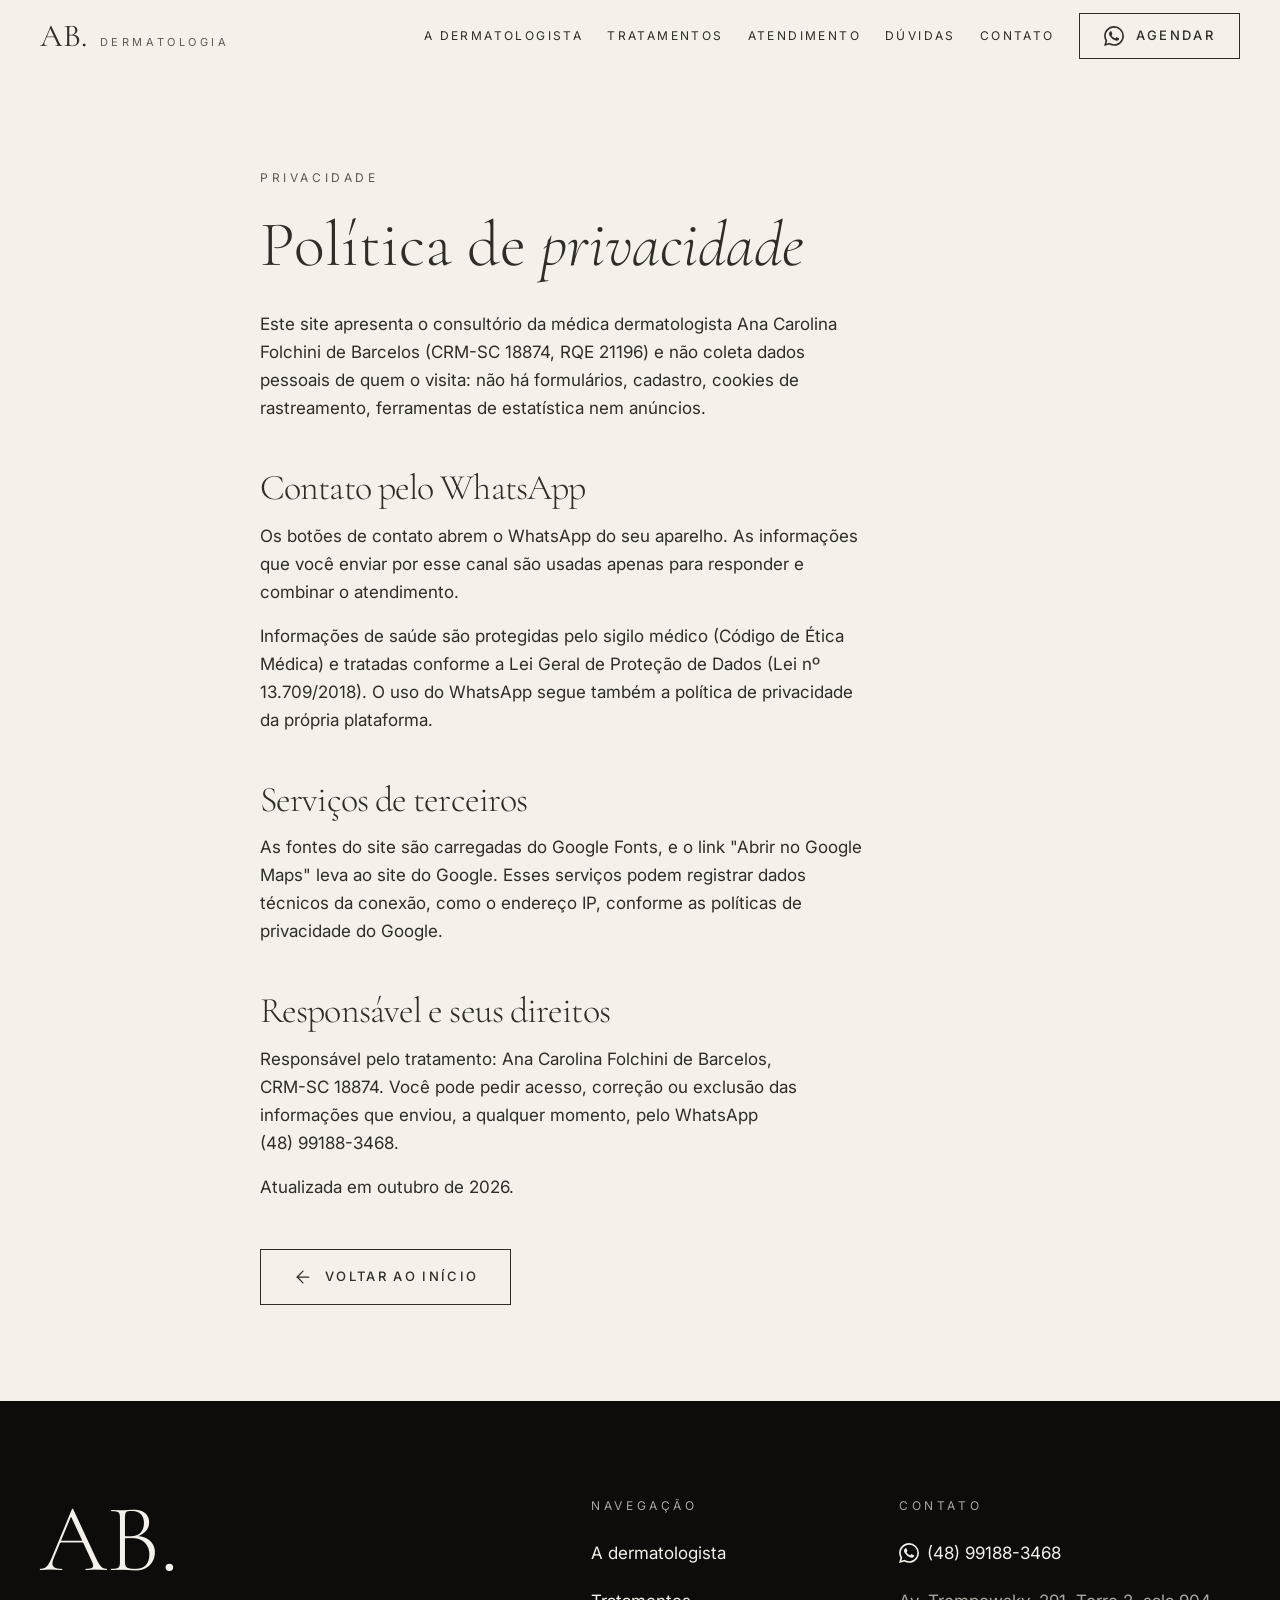
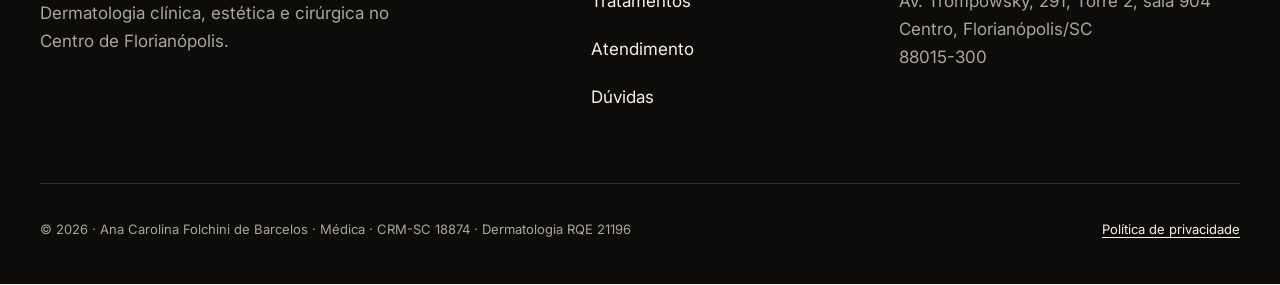
<file: politica-de-privacidade.html>
<!DOCTYPE html>
<html lang="pt-BR">
<head>
<meta charset="UTF-8">
<meta name="viewport" content="width=device-width, initial-scale=1">
<!-- PRÉ-VENDA: não remover até o Armin fechar a venda -->
<meta name="robots" content="noindex, nofollow">
<title>Política de privacidade | Dra. Ana Carolina Barcelos · Dermatologista</title>
<meta name="description" content="Como este site trata os seus dados: sem formulários, sem rastreamento; contato só pelo WhatsApp.">
<meta name="theme-color" content="#F5F1EA">
<link rel="icon" href="data:image/svg+xml,%3Csvg%20xmlns%3D%22http%3A//www.w3.org/2000/svg%22%20viewBox%3D%220%200%2064%2064%22%3E%3Crect%20width%3D%2264%22%20height%3D%2264%22%20fill%3D%22%232F2C29%22/%3E%3Ctext%20x%3D%2232%22%20y%3D%2242%22%20font-family%3D%22Georgia%2Cserif%22%20font-size%3D%2228%22%20fill%3D%22%23F5F1EA%22%20text-anchor%3D%22middle%22%3EAB%3C/text%3E%3C/svg%3E">
<link rel="preconnect" href="https://fonts.googleapis.com">
<link rel="preconnect" href="https://fonts.gstatic.com" crossorigin>
<link href="https://fonts.googleapis.com/css2?family=Cormorant+Garamond:ital,wght@0,300;0,400;0,500;1,300;1,400&amp;family=Inter:wght@300;400;500&amp;display=swap" rel="stylesheet">
<link rel="stylesheet" href="assets/css/base.css">
<link rel="stylesheet" href="assets/css/style.css">
</head>
<body class="pagina-interna">
<a class="pular-conteudo" href="#conteudo">Pular para o conteúdo</a>

<header class="cabecalho" data-header>
  <div class="container cabecalho__barra">
    <a class="marca" href="index.html#inicio" aria-label="AB Dermatologia, Dra. Ana Carolina Barcelos, início">
      <span class="marca__sigla">AB.</span>
      <span class="marca__nome">Dermatologia</span>
    </a>
    <nav class="nav" aria-label="Principal">
      <ul role="list">
        <li><a href="index.html#dermatologista">A dermatologista</a></li>
        <li><a href="index.html#tratamentos">Tratamentos</a></li>
        <li><a href="index.html#atendimento">Atendimento</a></li>
        <li><a href="index.html#duvidas">Dúvidas</a></li>
        <li><a href="index.html#contato">Contato</a></li>
      </ul>
    </nav>
    <a class="botao botao--contorno cabecalho__cta" href="https://wa.me/5548991883468?text=Ol%C3%A1%2C%20Dra.%20Ana%20Carolina%21%20Gostaria%20de%20agendar%20uma%20consulta%20dermatol%C3%B3gica."><svg class="icone icone--marca" width="24" height="24" fill="currentColor" aria-hidden="true" focusable="false" role="img" viewBox="0 0 24 24" xmlns="http://www.w3.org/2000/svg"><path d="M17.472 14.382c-.297-.149-1.758-.867-2.03-.967-.273-.099-.471-.148-.67.15-.197.297-.767.966-.94 1.164-.173.199-.347.223-.644.075-.297-.15-1.255-.463-2.39-1.475-.883-.788-1.48-1.761-1.653-2.059-.173-.297-.018-.458.13-.606.134-.133.298-.347.446-.52.149-.174.198-.298.298-.497.099-.198.05-.371-.025-.52-.075-.149-.669-1.612-.916-2.207-.242-.579-.487-.5-.669-.51-.173-.008-.371-.01-.57-.01-.198 0-.52.074-.792.372-.272.297-1.04 1.016-1.04 2.479 0 1.462 1.065 2.875 1.213 3.074.149.198 2.096 3.2 5.077 4.487.709.306 1.262.489 1.694.625.712.227 1.36.195 1.871.118.571-.085 1.758-.719 2.006-1.413.248-.694.248-1.289.173-1.413-.074-.124-.272-.198-.57-.347m-5.421 7.403h-.004a9.87 9.87 0 01-5.031-1.378l-.361-.214-3.741.982.998-3.648-.235-.374a9.86 9.86 0 01-1.51-5.26c.001-5.45 4.436-9.884 9.888-9.884 2.64 0 5.122 1.03 6.988 2.898a9.825 9.825 0 012.893 6.994c-.003 5.45-4.437 9.884-9.885 9.884m8.413-18.297A11.815 11.815 0 0012.05 0C5.495 0 .16 5.335.157 11.892c0 2.096.547 4.142 1.588 5.945L.057 24l6.305-1.654a11.882 11.882 0 005.683 1.448h.005c6.554 0 11.89-5.335 11.893-11.893a11.821 11.821 0 00-3.48-8.413Z"/></svg> Agendar</a>
  </div>
</header>


<main id="conteudo">
  <section class="pagina" data-heroi>
    <div class="container--estreito">
      <p class="rotulo">Privacidade</p>
      <h1>Política de <em>privacidade</em></h1>
      <p>Este site apresenta o consultório da médica dermatologista Ana Carolina Folchini de Barcelos <span class="nowrap">(CRM-SC 18874,</span> <span class="nowrap">RQE 21196)</span> e não coleta dados pessoais de quem o visita: não há formulários, cadastro, cookies de rastreamento, ferramentas de estatística nem anúncios.</p>
      <h2>Contato pelo WhatsApp</h2>
      <p>Os botões de contato abrem o WhatsApp do seu aparelho. As informações que você enviar por esse canal são usadas apenas para responder e combinar o atendimento.</p>
      <p>Informações de saúde são protegidas pelo sigilo médico (Código de Ética Médica) e tratadas conforme a Lei Geral de Proteção de Dados (Lei nº 13.709/2018). O uso do WhatsApp segue também a política de privacidade da própria plataforma.</p>
      <h2>Serviços de terceiros</h2>
      <p>As fontes do site são carregadas do Google Fonts, e o link "Abrir no Google Maps" leva ao site do Google. Esses serviços podem registrar dados técnicos da conexão, como o endereço IP, conforme as políticas de privacidade do Google.</p>
      <h2>Responsável e seus direitos</h2>
      <p>Responsável pelo tratamento: Ana Carolina Folchini de Barcelos, <span class="nowrap">CRM-SC 18874</span>. Você pode pedir acesso, correção ou exclusão das informações que enviou, a qualquer momento, pelo WhatsApp <span class="nowrap">(48) 99188-3468</span>.</p>
      <p>Atualizada em outubro de 2026.</p>
      <div class="pagina__acoes"><a class="botao botao--contorno" href="index.html"><svg aria-hidden="true" focusable="false" class="icone icone--arrow-left" xmlns="http://www.w3.org/2000/svg" width="24" height="24" viewBox="0 0 24 24" fill="none" stroke="currentColor" stroke-width="1.5" stroke-linecap="round" stroke-linejoin="round" ><path d="m12 19-7-7 7-7" /><path d="M19 12H5" /></svg> Voltar ao início</a></div>

    </div>
  </section>
</main>

<footer class="rodape">
  <div class="container">
    <div class="rodape__grade">
      <div class="rodape__marca">
        <p class="rodape__sigla">AB.</p>
        <p>Dermatologia clínica, estética e cirúrgica no Centro de Florianópolis.</p>
      </div>
      <div>
        <p class="rotulo">Navegação</p>
        <ul role="list" class="rodape__links">
          <li><a href="index.html#dermatologista">A dermatologista</a></li>
          <li><a href="index.html#tratamentos">Tratamentos</a></li>
          <li><a href="index.html#atendimento">Atendimento</a></li>
          <li><a href="index.html#duvidas">Dúvidas</a></li>
        </ul>
      </div>
      <div>
        <p class="rotulo">Contato</p>
        <ul role="list" class="rodape__links">
          <li><a href="https://wa.me/5548991883468?text=Ol%C3%A1%2C%20Dra.%20Ana%20Carolina%21%20Gostaria%20de%20agendar%20uma%20consulta%20dermatol%C3%B3gica."><svg class="icone icone--marca" width="24" height="24" fill="currentColor" aria-hidden="true" focusable="false" role="img" viewBox="0 0 24 24" xmlns="http://www.w3.org/2000/svg"><path d="M17.472 14.382c-.297-.149-1.758-.867-2.03-.967-.273-.099-.471-.148-.67.15-.197.297-.767.966-.94 1.164-.173.199-.347.223-.644.075-.297-.15-1.255-.463-2.39-1.475-.883-.788-1.48-1.761-1.653-2.059-.173-.297-.018-.458.13-.606.134-.133.298-.347.446-.52.149-.174.198-.298.298-.497.099-.198.05-.371-.025-.52-.075-.149-.669-1.612-.916-2.207-.242-.579-.487-.5-.669-.51-.173-.008-.371-.01-.57-.01-.198 0-.52.074-.792.372-.272.297-1.04 1.016-1.04 2.479 0 1.462 1.065 2.875 1.213 3.074.149.198 2.096 3.2 5.077 4.487.709.306 1.262.489 1.694.625.712.227 1.36.195 1.871.118.571-.085 1.758-.719 2.006-1.413.248-.694.248-1.289.173-1.413-.074-.124-.272-.198-.57-.347m-5.421 7.403h-.004a9.87 9.87 0 01-5.031-1.378l-.361-.214-3.741.982.998-3.648-.235-.374a9.86 9.86 0 01-1.51-5.26c.001-5.45 4.436-9.884 9.888-9.884 2.64 0 5.122 1.03 6.988 2.898a9.825 9.825 0 012.893 6.994c-.003 5.45-4.437 9.884-9.885 9.884m8.413-18.297A11.815 11.815 0 0012.05 0C5.495 0 .16 5.335.157 11.892c0 2.096.547 4.142 1.588 5.945L.057 24l6.305-1.654a11.882 11.882 0 005.683 1.448h.005c6.554 0 11.89-5.335 11.893-11.893a11.821 11.821 0 00-3.48-8.413Z"/></svg> (48) 99188-3468</a></li>
          <li><address>Av. Trompowsky, 291, Torre 2, sala 904<br>Centro, Florianópolis/SC<br>88015-300</address></li>
        </ul>
      </div>
    </div>
    <div class="rodape__legal">
      <p>© 2026 · Ana Carolina Folchini de Barcelos · Médica · <span class="nowrap">CRM-SC 18874</span> · Dermatologia <span class="nowrap">RQE 21196</span></p>
      <a href="politica-de-privacidade.html">Política de privacidade</a>
    </div>
  </div>
</footer>

<script src="assets/js/main.js" defer></script>

</body>
</html>
</file>
<file: assets/css/base.css>
/* base.css — regras fixas da agência. NÃO EDITAR por projeto.
   Tokens de cor, fonte, raio e sombra do cliente ficam em style.css.
   Escala e regras descritas em specs/design.md §0. */

:root {
  /* Espaçamento: escala fechada. Nenhum margin/padding/gap fora daqui. */
  --space-1: 0.25rem;  /*   4px */
  --space-2: 0.5rem;   /*   8px */
  --space-3: 0.75rem;  /*  12px */
  --space-4: 1rem;     /*  16px */
  --space-5: 1.5rem;   /*  24px */
  --space-6: 2rem;     /*  32px */
  --space-7: 3rem;     /*  48px */
  --space-8: 4rem;     /*  64px */
  --space-9: 6rem;     /*  96px */
  --space-10: 8rem;    /* 128px */

  --section-y: var(--space-8);          /* celular e tablet: 64px */
  --gutter: var(--space-5);             /* 24px */
  --container: 1200px;
  --container-narrow: 760px;

  /* Ícones: só estes dois tamanhos (+ círculo de card) */
  --icone-linha: 20px;
  --icone-card: 24px;
  --icone-circulo: 48px;

  --toque-min: 44px;
  --header-h: 72px;

  --ease-out: cubic-bezier(0.22, 1, 0.36, 1);
  --dur-fast: 0.14s;
  --dur-base: 0.24s;
  --dur-slow: 0.42s;
}
@media (min-width: 900px) {
  :root { --section-y: var(--space-9); --gutter: var(--space-6); }  /* 96px / 32px */
}
@media (max-width: 399px) {
  :root { --gutter: 1.25rem; }  /* 20px: única exceção à escala, só na borda da tela */
}

/* Reset enxuto */
*, *::before, *::after { box-sizing: border-box; }
html { -webkit-text-size-adjust: 100%; overflow-x: clip; scroll-behavior: smooth; }
body { margin: 0; overflow-x: clip; min-height: 100vh; text-rendering: optimizeLegibility; -webkit-font-smoothing: antialiased; }
h1, h2, h3, h4, p, figure, blockquote, ul, ol, dl { margin: 0; }
ul[role="list"], ol[role="list"] { list-style: none; padding: 0; }
img, picture, svg, video { display: block; max-width: 100%; }
img { height: auto; }
input, button, textarea, select { font: inherit; color: inherit; }
button { cursor: pointer; }
a { color: inherit; }
[hidden] { display: none !important; }
:target, [id] { scroll-margin-top: calc(var(--header-h) + var(--space-4)); }

/* Estrutura */
.container { width: min(100% - 2 * var(--gutter), var(--container)); margin-inline: auto; }
.container--estreito { width: min(100% - 2 * var(--gutter), var(--container-narrow)); margin-inline: auto; }
.secao { padding-block: var(--section-y); }

/* Imagens: sempre cobrem o espaço reservado, sem distorcer */
.midia { position: relative; overflow: hidden; }
.midia > img, .midia > picture, .midia > picture > img { width: 100%; height: 100%; object-fit: cover; }
.proporcao-heroi   { aspect-ratio: 4 / 5; }
.proporcao-card    { aspect-ratio: 4 / 3; }
.proporcao-retrato { aspect-ratio: 4 / 5; }
.proporcao-avatar  { aspect-ratio: 1 / 1; border-radius: 50%; }
@media (min-width: 900px) { .proporcao-heroi { aspect-ratio: 3 / 2; } }

/* Ícones (gerados por ~/agencia/scripts/icone.mjs) */
.icone { width: var(--icone-card); height: var(--icone-card); flex-shrink: 0; }
.icone--linha, .botao .icone, p .icone, li .icone { width: var(--icone-linha); height: var(--icone-linha); }
.icone-circulo {
  display: inline-grid; place-items: center;
  width: var(--icone-circulo); height: var(--icone-circulo); border-radius: 50%;
}

/* Acessibilidade */
.pular-conteudo {
  position: absolute; left: var(--space-4); top: calc(-1 * var(--space-9)); z-index: 1000;
  padding: var(--space-3) var(--space-4); background: #fff; color: #000; border-radius: var(--space-2);
}
.pular-conteudo:focus { top: var(--space-3); }
:focus-visible { outline: 3px solid var(--focus-ring, currentColor); outline-offset: 2px; }
.sr-only {
  position: absolute !important; width: 1px; height: 1px; padding: 0; margin: -1px;
  overflow: hidden; clip: rect(0 0 0 0); white-space: nowrap; border: 0;
}
a, button, [role="button"], input, select, textarea, summary { min-height: var(--toque-min); }
p a, li a { min-height: 0; }

/* Menu de celular: fechado = fora da tela E fora do teclado (lição: menu fechado recebia foco) */
.menu-celular { visibility: hidden; pointer-events: none; }
.menu-celular[data-aberto="true"] { visibility: visible; pointer-events: auto; }
body[data-menu="true"] { overflow: hidden; }

/* Entrada de seção (main.js adiciona .visivel). Sem JS, tudo aparece. */
.js .revelar { opacity: 0; transform: translateY(16px); transition: opacity var(--dur-slow) var(--ease-out), transform var(--dur-slow) var(--ease-out); }
.js .revelar.visivel { opacity: 1; transform: none; }

/* Botão fixo de WhatsApp no celular: aparece em TODAS as páginas depois de rolar (lição: só funcionava na home) */
.whatsapp-fixo {
  position: fixed; left: var(--gutter); right: var(--gutter); bottom: var(--space-4); z-index: 90;
  display: flex; align-items: center; justify-content: center; gap: var(--space-2);
  min-height: 56px; border-radius: 999px; text-decoration: none;
  transform: translateY(calc(100% + var(--space-6))); transition: transform var(--dur-base) var(--ease-out);
}
.whatsapp-fixo[data-visivel="true"] { transform: none; }
@media (min-width: 900px) { .whatsapp-fixo { display: none; } }
/* Reserva o espaço do botão fixo no fim da página, senão ele cobre o último conteúdo (lição: Loredana) */
@media (max-width: 899px) { body:has(.whatsapp-fixo) { padding-bottom: calc(56px + var(--space-6)); } }

/* Caixa de foto real que falta (specs/design.md §0). Nunca pode sobrar sem registro em revisao/pendencias.md. */
.foto-pendente {
  display: grid; place-content: center; gap: var(--space-3);
  width: 100%; max-width: 100%; height: 100%; padding: var(--space-6); text-align: center;
  background: #f4f2f0; border: 2px dashed #b9b2aa; border-radius: inherit; color: #625c55;
}
.foto-pendente .icone { margin-inline: auto; opacity: .55; }
.foto-pendente__titulo { font-weight: 600; line-height: 1.45; color: #231f20; max-width: 34ch; margin-inline: auto; overflow-wrap: anywhere; }
.foto-pendente__meta { font-size: 0.875rem; }

/* Movimento reduzido: desliga tudo */
@media (prefers-reduced-motion: reduce) {
  html { scroll-behavior: auto; }
  *, *::before, *::after { animation: none !important; transition: none !important; }
  .js .revelar { opacity: 1; transform: none; }
}
</file>
<file: assets/css/style.css>
/* style.css — tokens e componentes do cliente, a partir de specs/design.md §1–§11.
   Espaçamento SEMPRE com var(--space-N) de base.css. Media queries de cada componente vêm DEPOIS das regras base dele. */
:root {
  --fundo: #F5F1EA;
  --fundo-tom: #ECE7DE;
  --marca: #C1BEAF;
  --texto: #2F2C29;
  --texto-2: #5F5953;
  --escuro: #0D0C0B;
  --texto-inv: #F5F1EA;
  --texto-inv-2: #A9A69F;
  --fio: rgba(47, 44, 41, .15);
  --fio-inv: rgba(245, 241, 234, .15);
  --taupe: #7F746A;
  --focus-ring: #2F2C29;

  --serif: 'Cormorant Garamond', Georgia, 'Times New Roman', serif;
  --sans: 'Inter', system-ui, -apple-system, 'Segoe UI', sans-serif;
  --raio: 0;

  --fs-h1: clamp(2.75rem, 6.5vw, 6rem);
  --fs-h2: clamp(2.25rem, 4.6vw, 4rem);
  --fs-h3: clamp(1.875rem, 2.6vw, 2.25rem);
  --fs-frase: clamp(1.75rem, 3vw, 2.5rem);
  --fs-corpo: 1rem;
  --fs-rotulo: 0.75rem;
}
@media (min-width: 900px) { :root { --fs-corpo: 1.0625rem; } }

/* Base tipográfica */
body {
  background: var(--fundo); color: var(--texto);
  font-family: var(--sans); font-size: var(--fs-corpo); font-weight: 400; line-height: 1.65;
}
h1, h2, h3 { font-family: var(--serif); font-weight: 300; color: var(--texto); text-wrap: balance; }
h1 em, h2 em, h3 em { font-style: italic; white-space: nowrap; }
h2 { font-size: var(--fs-h2); line-height: 1.05; letter-spacing: -0.025em; }
h3 { font-size: var(--fs-h3); line-height: 1.1; letter-spacing: -0.01em; }
p { max-width: 36em; }
.nowrap { white-space: nowrap; }
a { text-underline-offset: 0.2em; text-decoration-thickness: 1px; }
.rotulo {
  font-family: var(--sans); font-size: var(--fs-rotulo); font-weight: 400; line-height: 1.5;
  letter-spacing: 0.3em; text-transform: uppercase; color: var(--texto-2);
}
.rotulo + h1, .rotulo + h2 { margin-top: var(--space-5); }
@media (max-width: 399px) { .heroi .rotulo { letter-spacing: 0.2em; } }
@media (min-width: 900px) { h2 { line-height: 0.98; } }

/* Ícones em linha fora de p/li/botão (lição Yda) */
.link-seta .icone, address .icone, summary .icone, .rodape__links .icone, .whatsapp-fixo .icone { width: var(--icone-linha); height: var(--icone-linha); }

/* Botões: um raio só (0), 56px, mesma fonte em todos (inclusive o fixo) */
.botao, .whatsapp-fixo {
  display: inline-flex; align-items: center; justify-content: center; gap: var(--space-3);
  min-height: 56px; padding: var(--space-4) var(--space-6);
  border: 1px solid transparent; border-radius: var(--raio);
  font-family: var(--sans); font-size: 0.8125rem; font-weight: 500; line-height: 1.2;
  letter-spacing: 0.18em; text-transform: uppercase; text-decoration: none; white-space: nowrap;
  transition: background-color var(--dur-base) var(--ease-out), color var(--dur-base) var(--ease-out), border-color var(--dur-base) var(--ease-out);
}
.botao--escuro, .whatsapp-fixo { background: var(--texto); color: var(--texto-inv); }
.botao--escuro:hover { background: #45413D; }
.botao--claro { background: var(--fundo); color: var(--texto); }
.botao--claro:hover { background: #E4DED4; }
.botao--contorno { border-color: currentColor; color: var(--texto); background: transparent; }
.botao--contorno:hover { background: rgba(47, 44, 41, .06); }
@media (max-width: 399px) {
  .botao, .whatsapp-fixo { white-space: normal; text-align: center; padding-inline: var(--space-4); font-size: 0.75rem; letter-spacing: 0.08em; gap: var(--space-2); }
}

.link-seta {
  display: inline-flex; align-items: center; gap: var(--space-2); min-height: var(--toque-min);
  font-size: var(--fs-rotulo); letter-spacing: 0.3em; text-transform: uppercase; text-decoration: none; color: var(--texto-2);
}
.link-seta .icone { transition: transform var(--dur-base) var(--ease-out); }
.link-seta:hover { color: var(--texto); }
.link-seta:hover .icone { transform: translateX(4px); }

.acoes { display: flex; flex-wrap: wrap; gap: var(--space-3); margin-top: var(--space-6); }
@media (max-width: 899px) { .acoes .botao { flex: 1 1 100%; } }

/* Cabeçalho */
.cabecalho {
  position: fixed; inset: 0 0 auto 0; z-index: 80;
  border-bottom: 1px solid transparent;
  transition: background-color var(--dur-base) var(--ease-out), border-color var(--dur-base) var(--ease-out);
}
.cabecalho[data-rolado] {
  background: rgba(245, 241, 234, .85); border-bottom-color: var(--fio);
  -webkit-backdrop-filter: blur(12px); backdrop-filter: blur(12px);
}
.cabecalho__barra { display: flex; align-items: center; gap: var(--space-5); min-height: 72px; padding-block: var(--space-3); }
.marca { display: inline-flex; align-items: baseline; gap: var(--space-3); flex-shrink: 0; text-decoration: none; color: var(--texto); min-height: var(--toque-min); align-self: center; padding-block: var(--space-2); }
.marca__sigla { font-family: var(--serif); font-size: 2rem; font-weight: 400; line-height: 1; letter-spacing: 0.02em; }
.marca__nome { font-size: 0.6875rem; letter-spacing: 0.32em; text-transform: uppercase; color: var(--texto-2); }
.nav { display: none; }
/* 05/10 (Armin): no celular não há menu de três tracinhos; o lugar dele é do botão do WhatsApp */
.cabecalho__cta { margin-left: auto; flex-shrink: 0; min-height: var(--toque-min); padding: var(--space-3) var(--space-4); gap: var(--space-2); }
@media (max-width: 374px) { .marca__nome { display: none; } }
@media (min-width: 900px) {
  .nav { display: block; margin-left: auto; }
  .nav ul { display: flex; gap: var(--space-5); }
  .nav a {
    display: inline-flex; align-items: center; min-height: var(--toque-min); white-space: nowrap;
    font-size: var(--fs-rotulo); letter-spacing: 0.2em; text-transform: uppercase; text-decoration: none; color: var(--texto);
  }
  .nav a:hover { text-decoration: underline; }
  .cabecalho__cta { margin-left: 0; padding: var(--space-3) var(--space-5); gap: var(--space-3); }
}
@media (min-width: 900px) and (max-width: 1199px) {
  .nav ul { gap: var(--space-4); }
  .nav a { letter-spacing: 0.12em; }
  .marca__nome { display: none; }
}

/* Herói: foto em tela cheia, sem bordas; texto marfim sobre a foto escurecida */
.heroi {
  position: relative; isolation: isolate; overflow: hidden;
  display: flex; align-items: flex-end; min-height: 100vh; min-height: 100svh;
  padding-top: calc(var(--header-h) + var(--space-8)); padding-bottom: var(--space-8);
  background: var(--escuro); color: var(--texto-inv);
}
.heroi__midia { position: absolute; inset: 0; z-index: -1; background: var(--taupe); }
.heroi__midia picture { display: block; width: 100%; height: 100%; }
.heroi__midia img { width: 100%; height: 100%; object-fit: cover; object-position: 50% 45%; }
.heroi__midia::after {
  content: ""; position: absolute; inset: 0;
  background: linear-gradient(180deg, rgba(13,12,11,.6) 0%, rgba(13,12,11,.1) 18%, rgba(13,12,11,.55) 34%, rgba(13,12,11,.85) 52%, rgba(13,12,11,.92) 100%);
}
.heroi__grade { width: min(100% - 2 * var(--gutter), var(--container)); }
.heroi .rotulo, .heroi__titulo, .heroi__apoio, .heroi__apoio li:first-child { color: var(--texto-inv); }
.heroi__titulo { font-size: var(--fs-h1); font-weight: 400; line-height: 1; letter-spacing: -0.01em; }
.heroi__titulo em { font-weight: 400; }
.heroi__apoio { margin-top: var(--space-4); display: grid; gap: var(--space-1); font-size: 1.0625rem; }
.heroi__acoes { display: grid; gap: var(--space-3); margin-top: var(--space-6); }
.heroi .botao--contorno { color: var(--texto-inv); background: rgba(13, 12, 11, .4); }
.heroi .botao--contorno:hover { background: rgba(245, 241, 234, .12); }
.heroi :focus-visible { outline-color: var(--texto-inv); }
.dermatologista__retrato { display: none; }
@media (max-width: 899px) {
  /* 06/10 (Armin, opção A "faixa"): texto no alto sobre o preto; a foto entra limpa, de ponta a ponta, logo abaixo dos botões */
  .heroi { flex-direction: column; align-items: stretch; min-height: 0; padding-top: calc(var(--header-h) + var(--space-6)); padding-bottom: 0; }
  .heroi__midia { position: relative; inset: auto; z-index: 0; order: 1; width: 100%; aspect-ratio: 4 / 5; margin-top: var(--space-6); background: var(--escuro); }
  .heroi__midia img { object-position: 50% 50%; }
  .heroi__midia::after { background: linear-gradient(180deg, rgba(13,12,11,1) 0%, rgba(13,12,11,0) 18%); }
  .heroi__apoio li:nth-child(3), .heroi .botao--contorno { display: none; }
  .heroi__acoes { margin-top: var(--space-5); }
}
@media (min-width: 600px) and (max-width: 899px) {
  .heroi__texto { max-width: 560px; margin-inline: auto; }
}
@media (min-width: 900px) {
  .heroi { align-items: center; padding-top: calc(var(--header-h) + var(--space-9)); padding-bottom: var(--space-9); }
  .heroi__midia img { object-position: 50% 50%; }
  .heroi__midia::after {
    background:
      linear-gradient(90deg, rgba(13,12,11,.88) 0%, rgba(13,12,11,.8) 40%, rgba(13,12,11,.45) 58%, rgba(13,12,11,.08) 80%, rgba(13,12,11,0) 100%),
      linear-gradient(180deg, rgba(13,12,11,.55) 0%, rgba(13,12,11,0) 20%, rgba(13,12,11,0) 70%, rgba(13,12,11,.45) 100%);
  }
  .heroi__texto { max-width: 720px; }
  .heroi__apoio { margin-top: var(--space-6); }
  .heroi__acoes { grid-template-columns: max-content max-content; margin-top: var(--space-7); }
}

/* Cabeçalho sobre a foto do herói (antes de rolar): marfim */
.js body:has(.heroi) .cabecalho:not([data-rolado]) :is(.marca, .marca__nome, .nav a, .cabecalho__menu) { color: var(--texto-inv); }
.js body:has(.heroi) .cabecalho:not([data-rolado]) .cabecalho__cta { color: var(--texto-inv); border-color: var(--texto-inv); }
.js body:has(.heroi) .cabecalho:not([data-rolado]) .cabecalho__cta:hover { background: rgba(245, 241, 234, .12); }
.js body:has(.heroi) .cabecalho:not([data-rolado]) :focus-visible { outline-color: var(--texto-inv); }

/* A dermatologista */
.dermatologista__grade { display: grid; gap: var(--space-6); }
.dermatologista__fotos { position: relative; }
.dermatologista__mesa { aspect-ratio: 1 / 1; width: 100%; max-width: 560px; }
@media (min-width: 900px) { .dermatologista__mesa { aspect-ratio: 3 / 4; } }
.dermatologista__mesa img { object-position: 70% 30%; }
.dermatologista__retrato {
  position: absolute; left: 0; bottom: calc(-1 * var(--space-7)); width: 44%; max-width: 240px; aspect-ratio: 4 / 5;
  border: var(--space-2) solid var(--fundo);
}
.dermatologista__texto { display: grid; gap: var(--space-4); }
.dermatologista__assinatura { max-width: none; font-size: 0.875rem; color: var(--texto-2); padding-top: var(--space-4); border-top: 1px solid var(--fio); }
.dados {
  display: grid; gap: var(--space-5); margin-top: var(--space-8);
  border-top: 1px solid var(--fio); padding-top: var(--space-6);
}
.dados__item { display: flex; flex-direction: column-reverse; gap: var(--space-2); }
.dados dt { font-size: var(--fs-rotulo); letter-spacing: 0.3em; text-transform: uppercase; color: var(--texto-2); }
.dados dd { margin: 0; font-family: var(--serif); font-size: clamp(2rem, 2.6vw, 2.5rem); font-weight: 300; line-height: 1.1; }
@media (min-width: 600px) and (max-width: 899px) {
  .dermatologista__grade, .dados { max-width: 560px; margin-inline: auto; }
}
@media (min-width: 900px) {
  .dermatologista__grade { grid-template-columns: 6fr 5fr; grid-template-rows: auto 1fr; column-gap: var(--space-9); row-gap: var(--space-6); }
  .dermatologista__cabeca { grid-column: 1; grid-row: 1; }
  .dermatologista__texto { grid-column: 1; grid-row: 2; align-self: start; margin-top: 0; }
  .dermatologista__fotos { grid-column: 2; grid-row: 1 / span 2; justify-self: end; width: 100%; max-width: 480px; padding-left: var(--space-8); }
  .dermatologista__retrato { display: block; width: 220px; left: 0; bottom: calc(-1 * var(--space-7)); }
  /* 06/10: colunas do tamanho do conteúdo e espaço igual entre os três dados (com 1fr o vão depois do RQE ficava maior) */
  .dados { grid-template-columns: repeat(3, max-content); justify-content: space-between; gap: var(--space-6); margin-top: var(--space-10); }
  .dados dt { contain: inline-size; }   /* a largura de cada coluna vem só do número grande */
  .dados__item { justify-content: flex-end; }   /* números grandes alinhados no topo mesmo se um rótulo quebrar */
}
@media (min-width: 900px) and (max-width: 1199px) {
  .dermatologista__grade { column-gap: var(--space-7); grid-template-columns: 6fr 6fr; }
  .dermatologista__fotos { padding-left: var(--space-8); }
  .dermatologista__retrato { width: 170px; }
}

/* Cabeça de seção dupla (título + apoio à direita) */
/* 06/10 (Armin): o texto de apoio fica sempre embaixo do título, também no computador */
.cabeca-dupla { display: grid; gap: var(--space-4); }
.cabeca-dupla__apoio { color: var(--texto-2); }

/* Tratamentos */
.tratamentos { background: var(--fundo-tom); }
.cartoes { display: grid; gap: var(--space-4); margin-top: var(--space-7); padding: 0; list-style: none; }
.cartao {
  display: flex; flex-direction: column; gap: var(--space-2);
  padding: var(--space-5); background: var(--fundo); border: 1px solid var(--fio);
  transition: border-color var(--dur-base) var(--ease-out);
}
.cartao:hover { border-color: rgba(47, 44, 41, .35); }
.cartao__topo { display: flex; align-items: baseline; gap: var(--space-3); margin-bottom: var(--space-2); }
.cartao__num { font-family: var(--serif); font-style: italic; font-size: 2.5rem; line-height: 1; color: var(--marca); }
.cartao__cat { font-size: var(--fs-rotulo); letter-spacing: 0.3em; text-transform: uppercase; color: var(--texto-2); }
.cartao__texto { color: var(--texto-2); }
.cartao__botao { width: 100%; margin-top: auto; padding-inline: var(--space-4); }
.cartao__texto { margin-bottom: var(--space-4); }
.cartao__botao:hover { background: var(--texto); color: var(--texto-inv); border-color: var(--texto); }
@media (min-width: 600px) and (max-width: 899px) {
  .tratamentos .container { max-width: 560px; }
}
@media (min-width: 900px) {
  .cartoes { grid-template-columns: repeat(2, minmax(0, 1fr)); gap: var(--space-5); margin-top: var(--space-8); }
  .cartao { padding: var(--space-6); }
}
@media (min-width: 1200px) {
  .cartoes { grid-template-columns: repeat(3, minmax(0, 1fr)); }
}

/* Como é o atendimento */
.atendimento { position: relative; isolation: isolate; background: var(--escuro); color: var(--texto-inv); overflow: hidden; }
.atendimento__fundo { position: absolute; inset: 0; z-index: -1; }
.atendimento__fundo picture { display: block; width: 100%; height: 100%; }
.atendimento__fundo img { width: 100%; height: 100%; object-fit: cover; object-position: 50% 55%; opacity: .35; }
.atendimento__fundo::after { content: ""; position: absolute; inset: 0; background: linear-gradient(180deg, rgba(13,12,11,.55), rgba(13,12,11,.75)); }
.atendimento h2, .atendimento h3 { color: var(--texto-inv); }
.atendimento .rotulo, .atendimento .cabeca-dupla__apoio, .etapas p { color: var(--texto-inv-2); }
.etapas { display: grid; gap: var(--space-6); margin-top: var(--space-8); padding: 0; list-style: none; }
.etapas__item { display: grid; align-content: start; gap: var(--space-3); border-top: 1px solid var(--fio-inv); padding-top: var(--space-5); }
.etapas__num { font-family: var(--serif); font-style: italic; font-size: 2.5rem; line-height: 1; color: var(--marca); }
@media (min-width: 600px) and (max-width: 899px) { .atendimento__conteudo { max-width: 560px; } }
@media (min-width: 900px) { .etapas { grid-template-columns: repeat(4, minmax(0, 1fr)); gap: var(--space-6); margin-top: var(--space-9); } }

/* Frase grande */
.frase { background: var(--fundo-tom); text-align: center; }
.frase__texto { margin-inline: auto; max-width: 22em; font-family: var(--serif); font-weight: 300; font-size: var(--fs-frase); line-height: 1.2; letter-spacing: 0; text-wrap: balance; }
.frase__texto em { white-space: normal; }
@media (min-width: 900px) { .frase { padding-block: var(--space-10); } }

/* Tabela rótulo/valor */
.tabela { margin-top: var(--space-6); border-top: 1px solid var(--fio); }
.tabela__linha { display: grid; gap: var(--space-1); padding-block: var(--space-3); border-bottom: 1px solid var(--fio); }
.tabela dt { font-size: var(--fs-rotulo); letter-spacing: 0.3em; text-transform: uppercase; color: var(--texto-2); }
.tabela dd { margin: 0; font-family: var(--serif); font-size: 1.375rem; line-height: 1.3; min-height: var(--toque-min); display: flex; flex-direction: column; justify-content: center; }
.tabela dd a { display: inline-flex; align-items: center; align-self: flex-start; min-height: var(--toque-min); text-decoration: none; }
.tabela dd a:hover { text-decoration: underline; }
@media (min-width: 900px) { .tabela__linha { grid-template-columns: 10rem 1fr; gap: var(--space-5); align-items: center; } }
@media (min-width: 900px) and (max-width: 1199px) { .tabela__linha { grid-template-columns: 8rem 1fr; } }

/* Agendar */
.agendar__grade { display: grid; gap: var(--space-8); }
.agendar__texto > p:not(.rotulo) { margin-top: var(--space-6); }
.agendar__midia { position: relative; width: 100%; max-width: 480px; padding-bottom: var(--space-7); }
.agendar__imagem { aspect-ratio: 1 / 1; }
@media (min-width: 900px) { .agendar__imagem { aspect-ratio: 4 / 5; } }
.agendar__cartao {
  position: absolute; left: var(--space-5); right: var(--space-5); bottom: 0;
  display: grid; gap: var(--space-2); padding: var(--space-5); background: var(--fundo); border: 1px solid var(--fio);
}
.agendar__cartao .link-seta { color: var(--texto); }
@media (min-width: 600px) and (max-width: 899px) { .agendar__grade { max-width: 560px; margin-inline: auto; } }
@media (min-width: 900px) {
  .agendar__grade { grid-template-columns: 7fr 5fr; column-gap: var(--space-9); align-items: center; }
  .agendar__midia { margin: 0; justify-self: end; }
  .agendar__cartao { left: calc(-1 * var(--space-7)); right: var(--space-7); }
}
@media (min-width: 900px) and (max-width: 1199px) { .agendar__grade { column-gap: var(--space-7); grid-template-columns: 6fr 5fr; } .agendar__cartao { left: calc(-1 * var(--space-5)); right: var(--space-5); } }

/* Dúvidas */
.duvidas { background: var(--fundo-tom); }
.duvidas__grade { display: grid; gap: var(--space-6); }
.acordeao { border-top: 1px solid var(--fio); }
.acordeao details { border-bottom: 1px solid var(--fio); }
.acordeao summary {
  display: flex; align-items: center; justify-content: space-between; gap: var(--space-5);
  padding-block: var(--space-5); cursor: pointer; list-style: none;
  font-family: var(--serif); font-size: 1.375rem; line-height: 1.3;
}
.acordeao summary::-webkit-details-marker { display: none; }
.acordeao summary .icone { flex-shrink: 0; transition: transform var(--dur-base) var(--ease-out); }
.acordeao details[open] summary .icone { transform: rotate(45deg); }
.acordeao details p { padding-bottom: var(--space-5); color: var(--texto-2); }
@media (min-width: 600px) and (max-width: 899px) { .duvidas__grade { max-width: 560px; margin-inline: auto; } }
@media (min-width: 900px) {
  .duvidas__grade { grid-template-columns: minmax(300px, 5fr) 7fr; column-gap: var(--space-9); align-items: start; }
}

/* Visite */
.visite__grade { display: grid; gap: var(--space-7); }
.visite__imagem { width: 100%; aspect-ratio: 4 / 3; order: -1; }
.visite__imagem img { object-position: 50% 68%; }
@media (min-width: 900px) { .visite__imagem { aspect-ratio: 4 / 5; order: 0; } .visite__imagem img { object-position: 50% 60%; } }
@media (min-width: 600px) and (max-width: 899px) { .visite__grade, .rodape .container { max-width: 560px; margin-inline: auto; } }
@media (min-width: 900px) {
  .visite__grade { grid-template-columns: 5fr 7fr; column-gap: var(--space-9); align-items: center; }
  .visite__imagem { grid-column: 1; grid-row: 1; margin: 0; justify-self: start; max-width: 400px; }
  .visite__texto { grid-column: 2; grid-row: 1; }
}
@media (min-width: 1200px) {
  .dados dt { white-space: nowrap; }   /* tela larga: rótulo numa linha só, cabe no vão */
}
@media (min-width: 1200px) {
  .visite__grade { grid-template-columns: minmax(0, 400px) minmax(0, 1fr); }
  .visite__texto { max-width: 644px; }
}

/* Rodapé */
.rodape { background: var(--escuro); color: var(--texto-inv); padding-block: var(--space-9) var(--space-6); }
.rodape .rotulo { color: var(--texto-inv-2); margin-bottom: var(--space-4); }
.rodape__grade { display: grid; gap: var(--space-7); }
.rodape__sigla { font-family: var(--serif); font-size: 6rem; font-weight: 300; line-height: 0.9; }
.rodape__marca p:last-child { margin-top: var(--space-4); color: var(--texto-inv-2); max-width: 22em; }
.rodape__links { display: grid; gap: var(--space-1); }
.rodape__links a { display: inline-flex; align-items: center; gap: var(--space-2); min-height: var(--toque-min); text-decoration: none; color: var(--texto-inv); }
.rodape__links a:hover { text-decoration: underline; }
.rodape address { font-style: normal; color: var(--texto-inv-2); padding-top: var(--space-2); }
.rodape__legal {
  display: grid; gap: var(--space-3); margin-top: var(--space-8); padding-top: var(--space-5); border-top: 1px solid var(--fio-inv);
  font-size: 0.8125rem; color: var(--texto-inv-2);
}
.rodape__legal p { max-width: none; }
.rodape__legal a { display: inline-flex; align-items: center; min-height: var(--toque-min); color: var(--texto-inv); }
.rodape :focus-visible { outline-color: var(--texto-inv); }
@media (min-width: 900px) {
  .rodape__grade { grid-template-columns: 2fr 1fr 1.4fr; gap: var(--space-8); }
  .rodape__legal { grid-template-columns: 1fr auto; align-items: center; gap: var(--space-6); }
}


/* Páginas internas */
.pagina { padding-top: calc(var(--header-h) + var(--space-9)); padding-bottom: var(--section-y); }
.pagina h1 { font-size: clamp(2.5rem, 5vw, 4rem); font-weight: 300; line-height: 1.05; margin-bottom: var(--space-6); }
.pagina h2 { font-size: clamp(1.75rem, 3vw, 2.25rem); margin-top: var(--space-7); margin-bottom: var(--space-4); }
.pagina p + p { margin-top: var(--space-4); }
.pagina__acoes { display: flex; flex-wrap: wrap; gap: var(--space-3); margin-top: var(--space-7); }
@media (max-width: 899px) { .pagina__acoes .botao { flex: 1 1 100%; } }


/* Regra do Armin, 19/10/2026 (§0 "Rolagem leve no celular"): sem vidro desfocado no celular; fundo quase opaco. Aplicado por aplicar-carregamento.mjs. */
@media (max-width: 899px) {
  .cabecalho[data-rolado] { -webkit-backdrop-filter: none; backdrop-filter: none; background: rgba(245, 241, 234, 0.96); }
}
</file>
